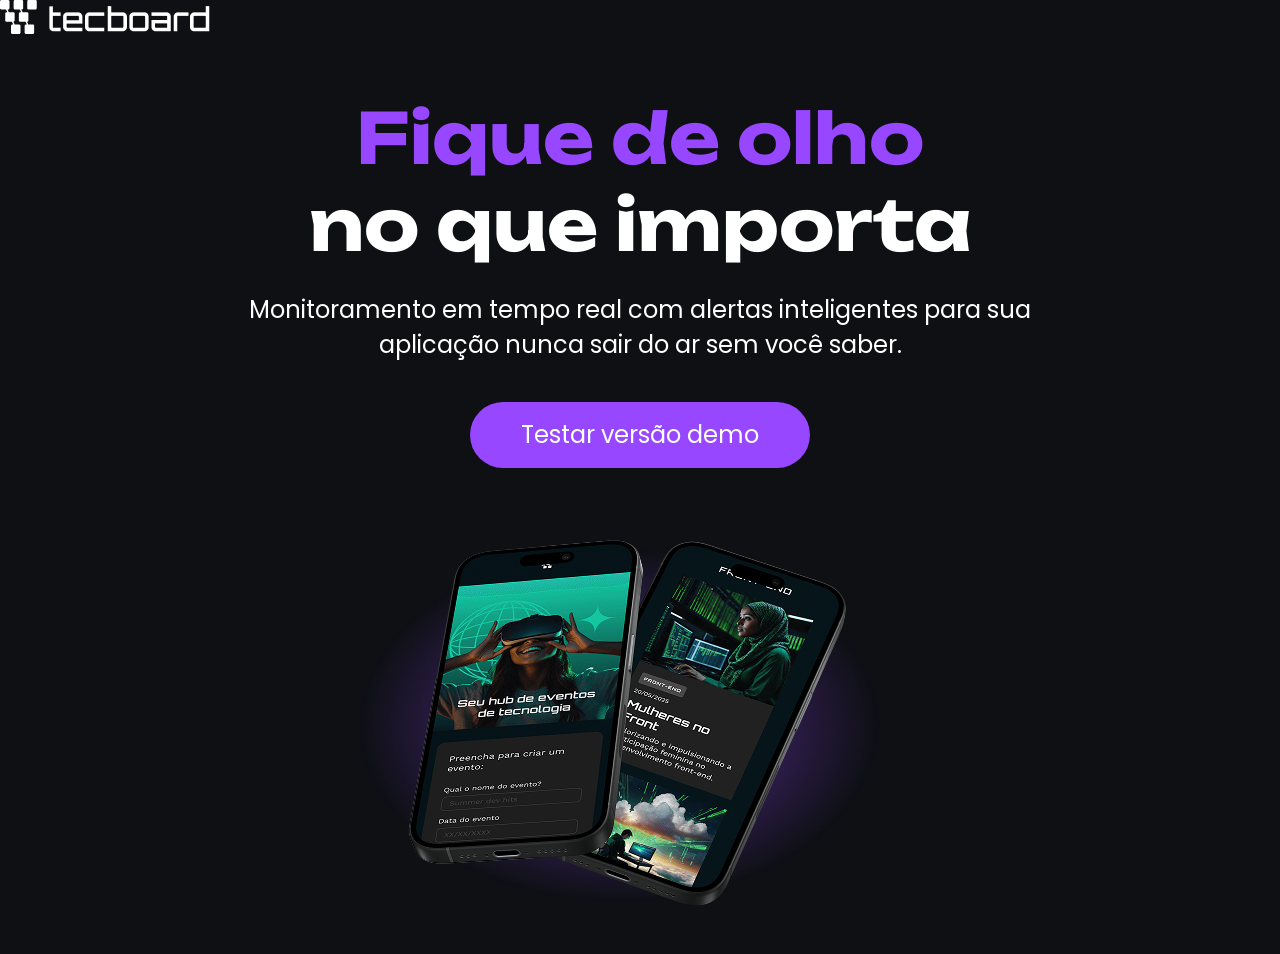
<file: Curso-alura/01-HTML-CSS-Ambiente-Estrutura-Estilo/tecboard/index.html>
<!DOCTYPE html>
<html lang="pt-br">
<head>
    <meta charset="UTF-8">
    <meta name="viewport" content="width=device-width, initial-scale=1.0">
    <link rel="icon" href="favicon-tecboard-roxo.svg" type="image/svg+xml">
    <link rel="stylesheet" href="css/style.css">

    <title>Tecboard</title>
</head>
<body>
    <header>
        <img src="img/logo-tecboard-branco.png" alt="logo-tecboard-branco">
    </header>

    <main>
        <section>
            <h1><strong>Fique de olho</strong> <br> no que importa</h1>
            <p>Monitoramento em tempo real com alertas inteligentes para sua aplicação nunca sair do ar sem você saber.</p>
            <a href="#">Testar versão demo</a>
            <img src="img/celulares-sobreposto-desktop.png" alt="dois celulares pretos, sobrepostos com uma sobra roxasob eles.">
        </section>
    </main>
    
</body>
</html>
</file>
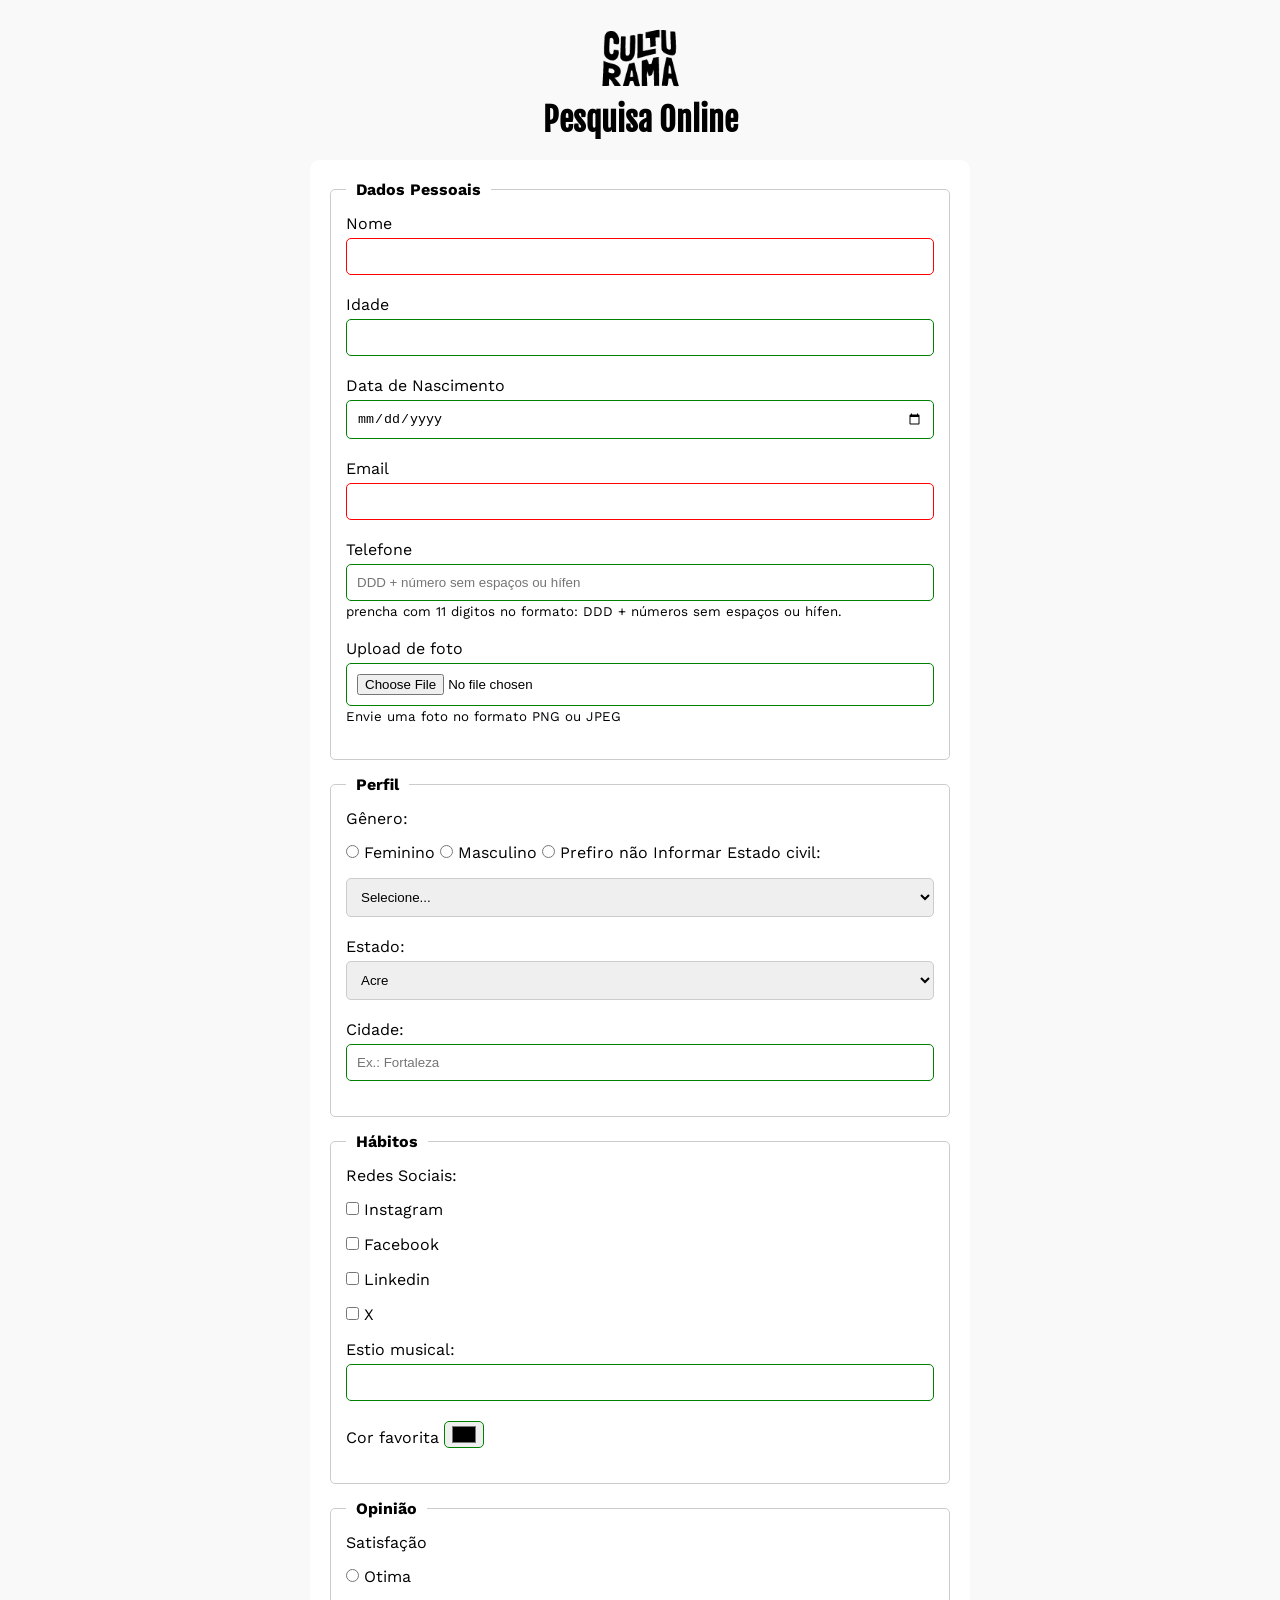
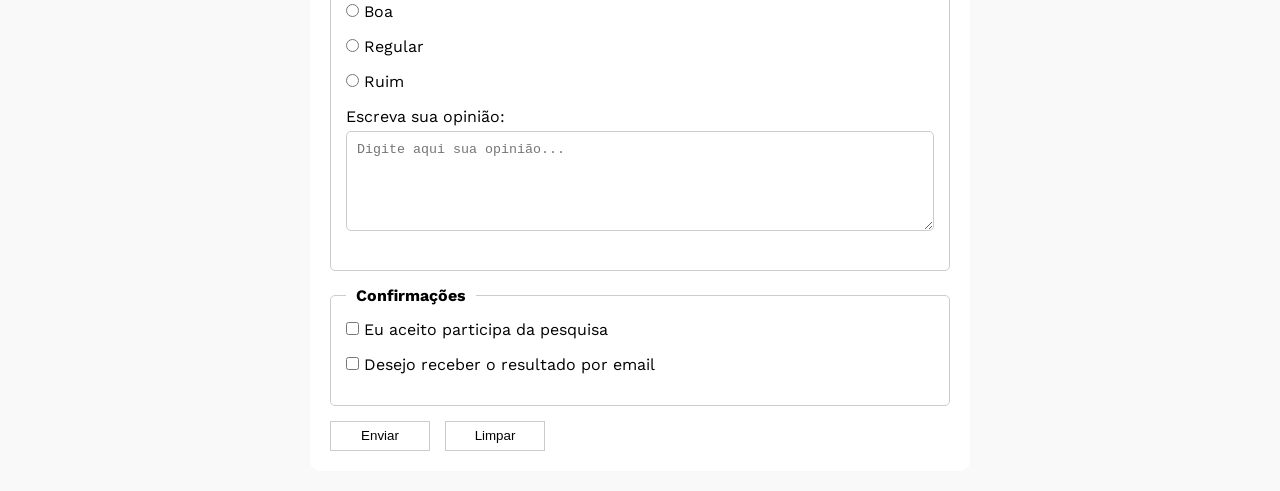
<file: Curso-alura/02-Formularios_SEO_Acessibilidade/pesquisa-culturama/index.html>
<!doctype html>
<html lang="pt-br">
  <head>
    <meta charset="UTF-8" />
    <meta name="viewport" content="width=device-width, initial-scale=1.0" />
    <title>Pesquisa Culturama</title>
    <link rel="icon" href="culturama-favico.png" />
    <link rel="stylesheet" href="css/style.css" />
    <link rel="preconnect" href="https://fonts.googleapis.com" />
    <link rel="preconnect" href="https://fonts.gstatic.com" crossorigin />
    <link
      href="https://fonts.googleapis.com/css2?family=Fjalla+One&family=Work+Sans&display=swap"
      rel="stylesheet"
    />
  </head>
  <body>
    <header>
      <img src="img/logo-culturama.png" alt="Logo culturama" />
      <h1>Pesquisa Online</h1>
    </header>
    <section>
      <form action="sucesso.html" method="get">
        <fieldset>
          <legend>Dados Pessoais</legend>
          <label for="name">Nome</label>
          <input id="name" type="text" name="userName" required />

          <label for="age">Idade</label>
          <input id="age" type="number" name="useAge" min="12" max="100" />
          <br />
          <label for="birthDate">Data de Nascimento</label>
          <input id="birthDate" type="date" name="userBirthDate" />
          <br />
          <label for="email">Email</label>
          <input id="email" type="email" name="useEmail" required />
          <br />
          <label for="phone">Telefone</label>
          <input
            id="phone"
            type="tel"
            name="userPhoneNumber"
            pattern="[0-9] {11}"
            placeholder="DDD + número sem espaços ou hífen"
            aria-describedby="phoneHelp"
          />
          <small id="phoneHelp"
            >prencha com 11 digitos no formato: DDD + números sem espaços ou
            hífen.</small
          >
          <br />
          <label for="image">Upload de foto</label>
          <input id="image" type="file" accept="image/*" name="userImage" aria-describedby="imageHelp"/>
          <small id="imageHelp">Envie uma foto no formato PNG ou JPEG</small>
        </fieldset>

        <fieldset>
          <legend>Perfil</legend>

          <p>Gênero:</p>

          <input id="fem" type="radio" name="userGender" value="Feminino" />
          <label for="fem">Feminino</label>

          <input id="masc" type="radio" name="userGender" value="Masculino" />
          <label for="masc">Masculino</label>

          <input
            id="notInformed"
            type="radio"
            name="userGender"
            value="notInformed"
          />
          <label for="notInformed">Prefiro não Informar</label>

          <label for="maritalStatus">Estado civil:</label>
          <select id="maritalStatus" name="userMaritalStatus">
            <option value="notInformed">Selecione...</option>
            <option value="casado">Casado</option>
            <option value="solteiro">Solteiro</option>
            <option value="divorciado">Divorciado</option>
            <option value="casado">União Estável</option>
          </select>

          <label for="State">Estado:</label>
          <select id="State" name="userState" required>
            <option value="acre">Acre</option>
            <option value="alagoas">Alagoas</option>
            <option value="amapa">Amapá</option>
            <option value="amazonas">Amazonas</option>
            <option value="bahia">Bahia</option>
            <option value="ceara">Ceará</option>
            <option value="distritoFederal">Distrito Federal</option>
            <option value="espiritoSanto">Espirito Santo</option>
            <option value="goias">Goiás</option>
            <option value="maranhao">Maranhão</option>
            <option value="matoGrossoDoSul">Mato Grosso do Sul</option>
            <option value="matoGrosso">Mato Grosso</option>
            <option value="minasGerais">Minas Gerais</option>
            <option value="para">Pará</option>
            <option value="paraiba">Paraíba</option>
            <option value="parana">Paraná</option>
            <option value="pernambuco">Pernambuco</option>
            <option value="piaui">Piauí</option>
            <option value="rioDeJaneiro">Rio de Janeiro</option>
            <option value="rioGrandeDoNorte">Rio Grande do Norte</option>
            <option value="rioGrandeDoSul">Rio Grande do Sul</option>
            <option value="rondonia">Rondônia</option>
            <option value="roraima">Roraima</option>
            <option value="santaCatarina">Santa Catarina</option>
            <option value="saoPaulo">São Paulo</option>
            <option value="sergipe">Sergipe</option>
            <option value="tocantins">Tocantins</option>
          </select>

          <label for="City">Cidade:</label>
          <input
            type="text"
            id="City"
            name="userCity"
            autocomplete="address-level2"
            placeholder="Ex.: Fortaleza"
          />
        </fieldset>

        <fieldset>
          <legend>Hábitos</legend>

          <p>Redes Sociais:</p>
          <input
            id="instagram"
            type="checkbox"
            name="social"
            value="userInstagram"
          />
          <label for="instagram">Instagram</label>
          <br />

          <input
            id="facebook"
            type="checkbox"
            name="social"
            value="userFacebook"
          />
          <label for="facebook">Facebook</label>
          <br />
          <input
            id="linkedin"
            type="checkbox"
            name="social"
            value="userLinkedin"
          />
          <label for="linkedin">Linkedin</label>
          <br />
          <input id="X" type="checkbox" name="social" value="userX" />
          <label for="X">X</label>
          <br />

          <label for="musicStyle">Estio musical:</label>
          <input
            list="styleTypes"
            id="musicStyle"
            name="userMusicStyle"
            type="text"
          />
          <datalist id="styleTypes">
            <option value="rock"></option>
            <option value="pop"></option>
            <option value="samba"></option>
            <option value="sertanejo"></option>
          </datalist>
          <br />

          <label for="favoriteColor">Cor favorita</label>
          <input type="color" name="userFavorriteColor" id="favoriteColor" />
        </fieldset>

        <fieldset>
          <legend>Opinião</legend>
          <p>Satisfação</p>
          <input
            id="otima"
            type="radio"
            name="userSatisfaction"
            value="Otima"
          />
          <label for="otima">Otima</label>
          <br />

          <input id="boa" type="radio" name="userSatisfaction" value="Boa" />
          <label for="boa">Boa</label>
          <br />

          <input
            id="regular"
            type="radio"
            name="userSatisfaction"
            value="regular"
          />
          <label for="regular">Regular</label>
          <br />

          <input id="ruim" type="radio" name="userSatisfaction" value="ruim" />
          <label for="ruim">Ruim</label>
          <br />

          <label for="comment">Escreva sua opinião:</label>
          <textarea
            id="comment"
            name="userComment"
            placeholder="Digite aqui sua opinião..."
          ></textarea>
        </fieldset>
        <fieldset>
          <legend>Confirmações</legend>

          <input
            type="checkbox"
            name="userLgpd"
            id="userLgpdTerm"
            value="confirmed"
            required
          />
          <label for="userLgpdTerm">Eu aceito participa da pesquisa</label
          ><br />

          <input
            type="checkbox"
            name="userGetResult"
            id="getResult"
            value="accepted"
          />
          <label for="userLgpdTerm">Desejo receber o resultado por email</label
          ><br />
        </fieldset>

        <button type="submit">Enviar</button>
        <button type="reset" aria-label="Limpar dados do formulário">
          Limpar
        </button>
      </form>
    </section>
  </body>
</html>
</file>
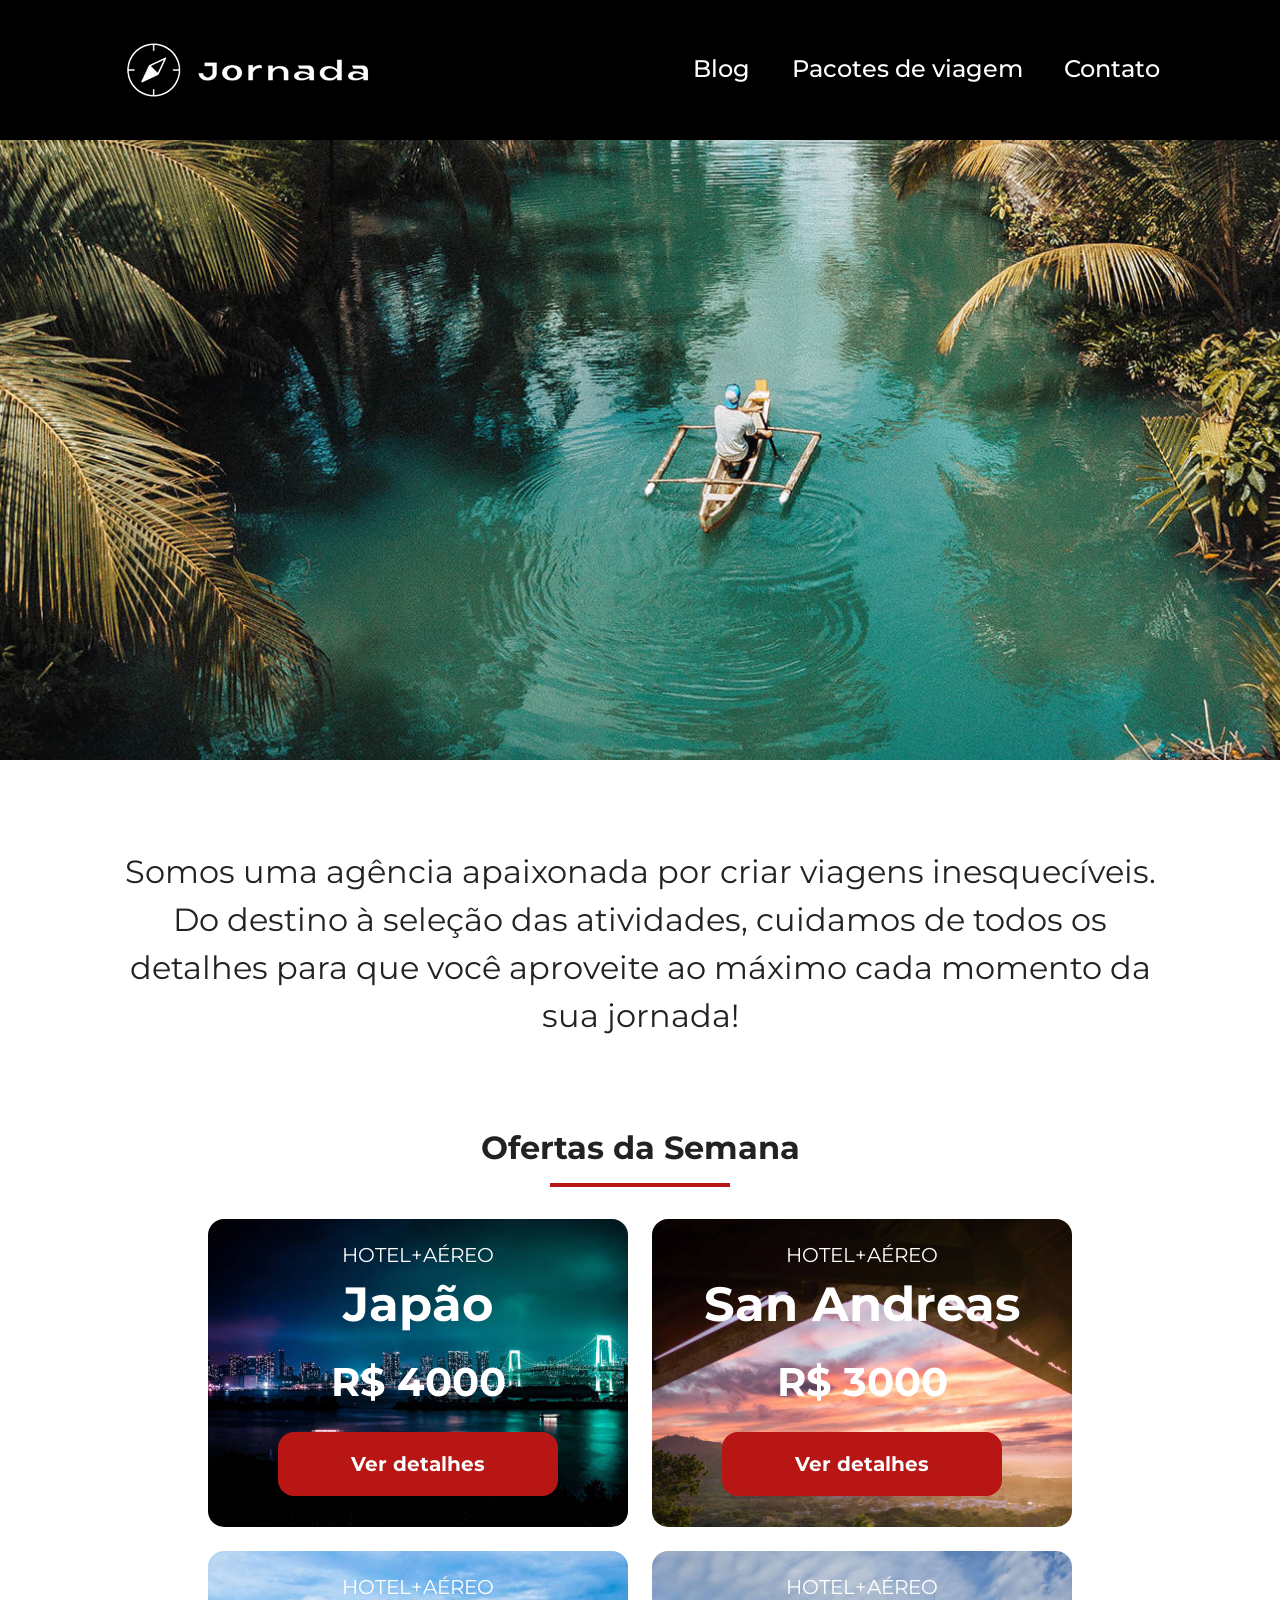
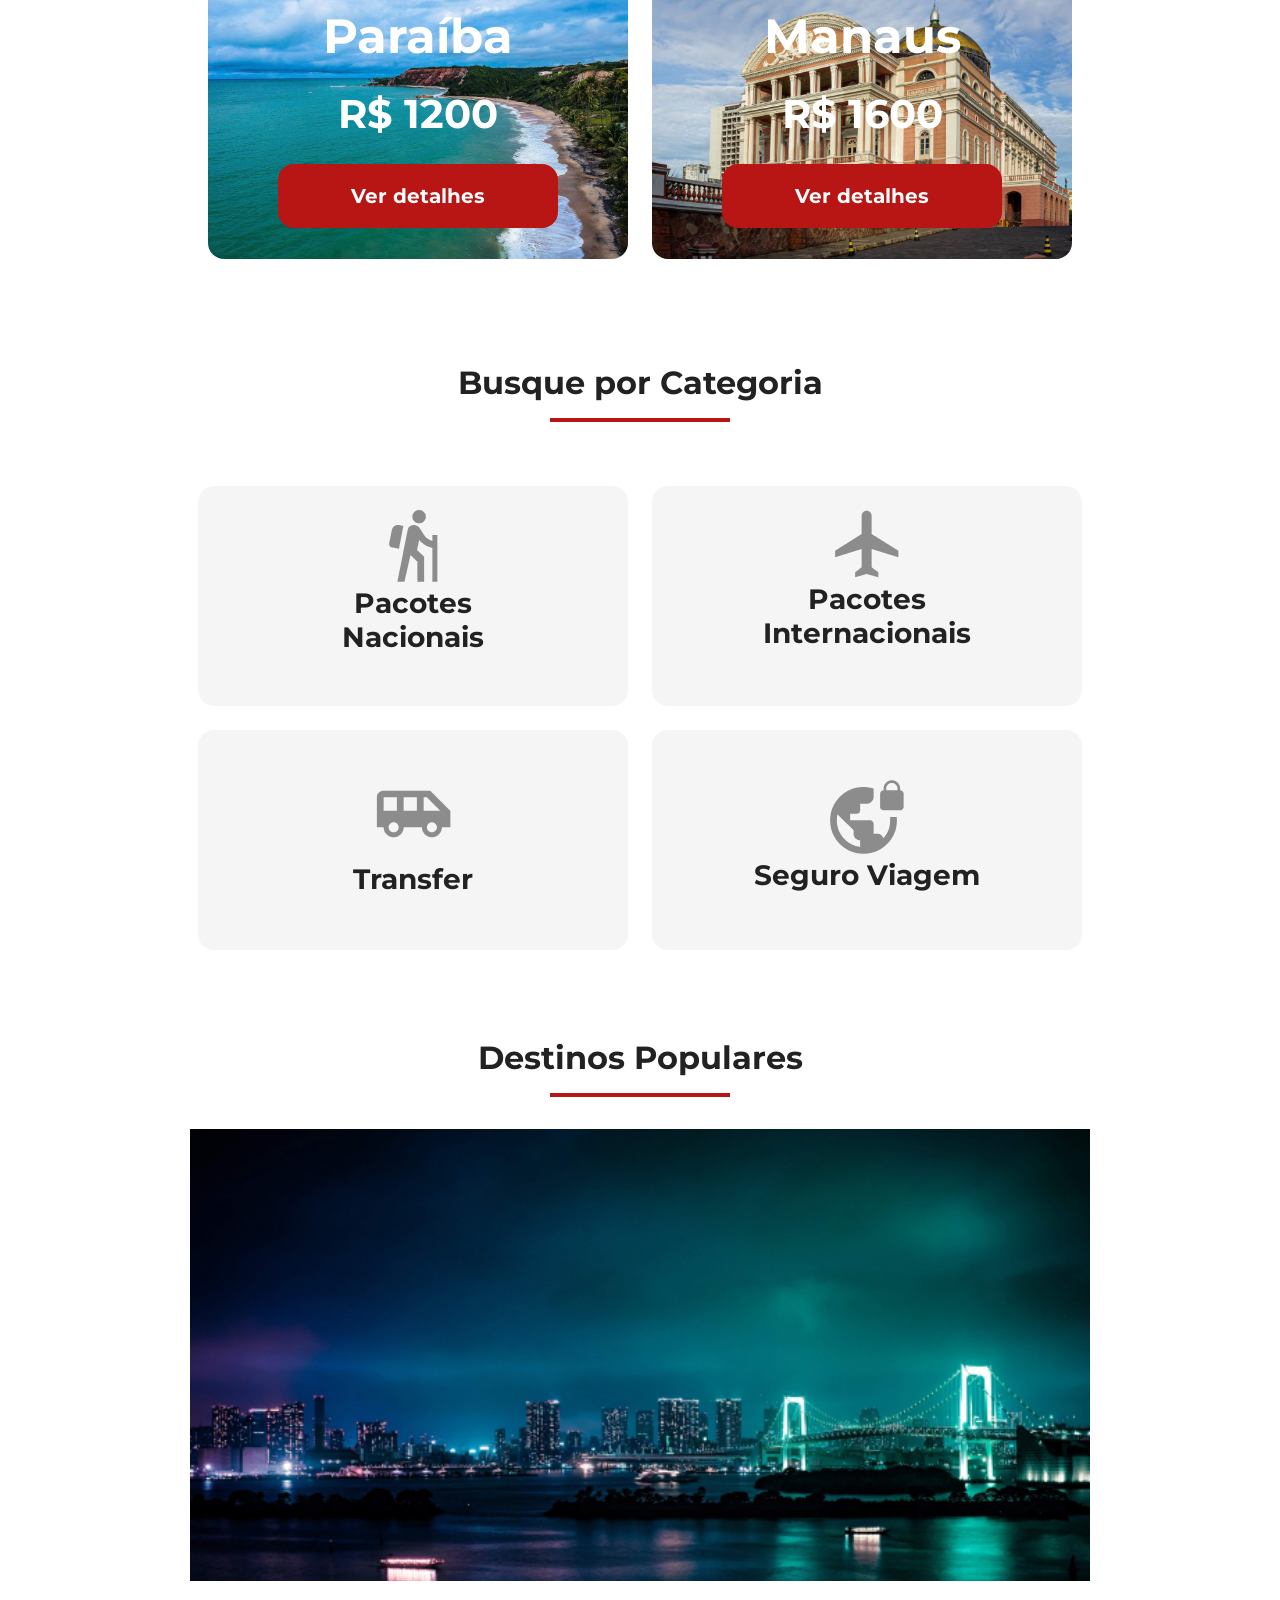
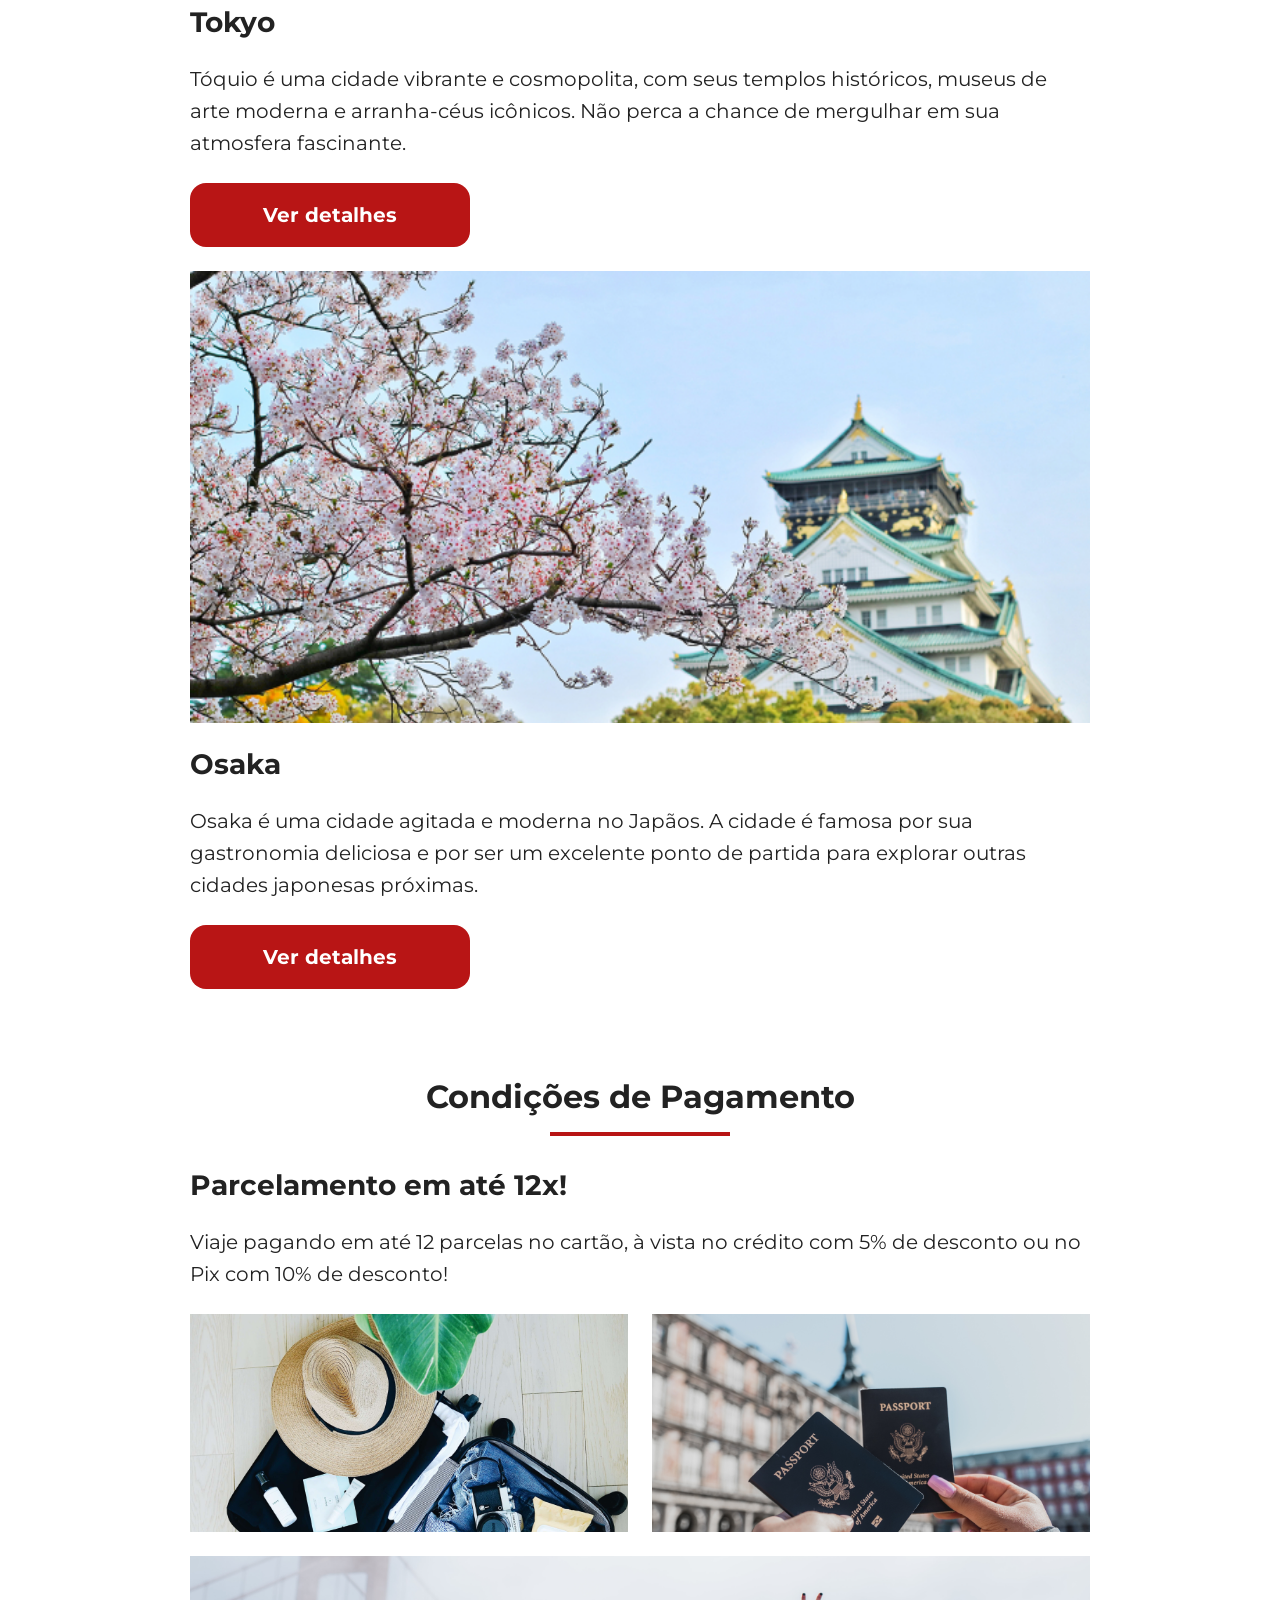
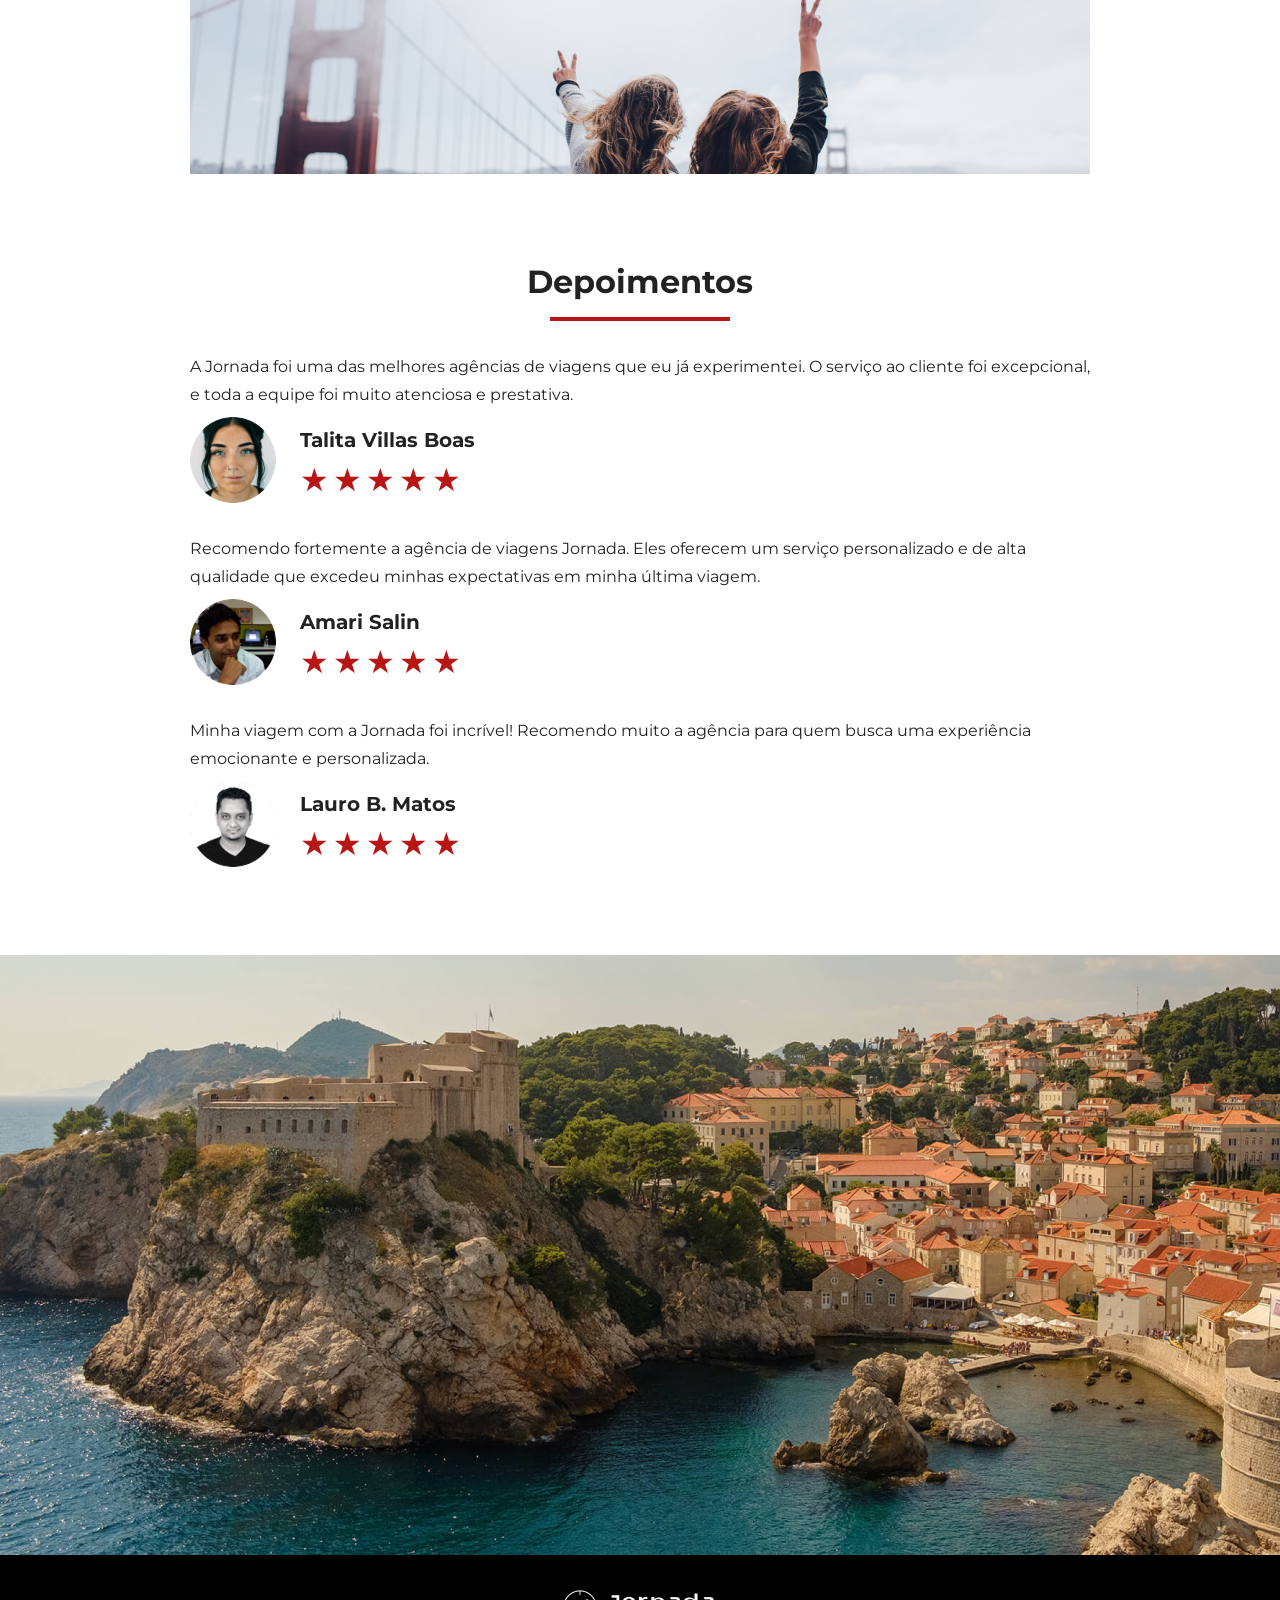
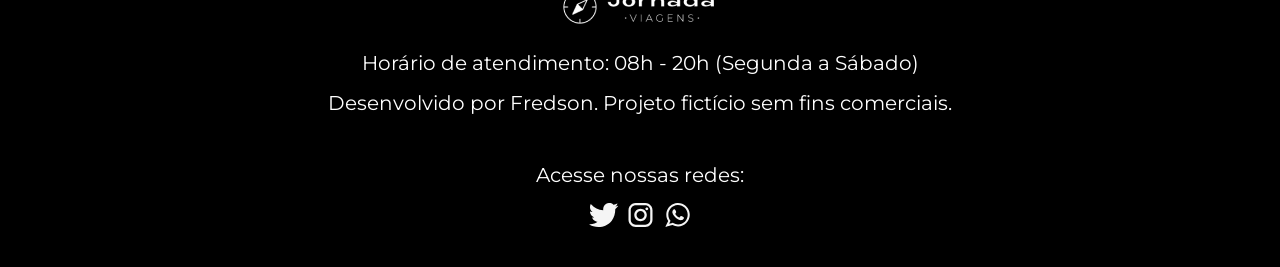
<file: Curso-alura/03-Responsividade-em-Layouts/jornada-viagens/index.html>
<!doctype html>
<html lang="pt-BR">
  <head>
    <meta charset="UTF-8" />
    <meta name="viewport" content="width=device-width, initial-scale=1.0" />
    <meta
      name="description"
      content="Jornada Viagens,uma agência apaixonada por criar viagens inesquecíveis"
    />

    <meta name="og:title" content="Jornada Viagens" />
    <meta
      name="og:description"
      content="Jornada Viagens,uma agência apaixonada por criar viagens inesquecíveis"
    />

    <link rel="icon" href="favico.svg" type="xml/svg" />
    <link rel="stylesheet" href="./css/style.css" />

    <title>Jornada Viagens</title>
  </head>
  <body>
    <header class="main-header">
      <a class="logo" href="index.html" title="voltar para a página inicial">
        <img
          class="img-mobile"
          src="img/bussola-jornada-branco.png"
          alt="Bussola do logo Jornada Viagens na cor branca"
        />
        <img
          class="img-desktop"
          src="img/bussola-texto-jornada-branco.png"
          alt="Logo Jornada Viagens na cor branca"
        />
      </a>
      <div class="navigation-menu">
        <label for="menu">
          <img src="img/menu.png" alt="menu" />
        </label>
        <input type="checkbox" id="menu" hidden />
        <nav>
          <ul class="list-links">
            <li>
              <a href="blog.html" target="_blank" title="Acessar Blog">Blog</a>
            </li>
            <li>
              <a
                href="pacotes-de-viagens.html"
                target="_blank"
                title="Acessar Pacotes de viagem"
                >Pacotes de viagem</a
              >
            </li>
            <li>
              <a href="contato.html" target="_blank" title="Acessar Contato"
                >Contato</a
              >
            </li>
          </ul>
        </nav>
      </div>
    </header>
    <section class="hero">
      <div class="hero-img"></div>
      <h2>
        Somos uma agência apaixonada por criar viagens inesquecíveis. Do destino
        à seleção das atividades, cuidamos de todos os detalhes para que você
        aproveite ao máximo cada momento da sua jornada!
      </h2>
    </section>
    <section class="offers">
      <div class="section-title">
        <h2>Ofertas da Semana</h2>
        <hr />
      </div>
      <div class="offers-cards">
        <article class="card japao">
          <header>
            <p>HOTEL+AÉREO</p>
            <h3>
              Japão <br />
              <span>R$ 4000</span>
            </h3>
          </header>
          <footer>
            <a href="#" class="button">Ver detalhes</a>
          </footer>
        </article>
        <article class="card san-andreas">
          <header>
            <p>HOTEL+AÉREO</p>
            <h3>
              San Andreas <br />
              <span>R$ 3000</span>
            </h3>
          </header>
          <footer>
            <a href="#" class="button">Ver detalhes</a>
          </footer>
        </article>
        <article class="card paraiba">
          <header>
            <p>HOTEL+AÉREO</p>
            <h3>
              Paraíba <br />
              <span>R$ 1200</span>
            </h3>
          </header>
          <footer>
            <a href="#" class="button">Ver detalhes</a>
          </footer>
        </article>
        <article class="card manaus">
          <header>
            <p>HOTEL+AÉREO</p>
            <h3>
              Manaus <br />
              <span>R$ 1600</span>
            </h3>
          </header>
          <footer>
            <a href="#" class="button">Ver detalhes</a>
          </footer>
        </article>
      </div>
    </section>
    <section class="categories">
      <div class="section-title">
        <h2>Busque por Categoria</h2>
        <hr />
      </div>
      <div class="categories-cards">
        <a
          class="card"
          href="#"
          target="_blank"
          title="Busque pela categoria Pacotes Nacionais"
        >
          <img
            src="img/icone-caminhada.png"
            alt="ícone cinza representando uma pessoa fazendo tracking"
          />
          <h3 class="content-title">
            Pacotes<br />
            Nacionais
          </h3>
        </a>

        <a
          class="card"
          href="#"
          target="_blank"
          title="Busque pela categoria Pacotes Internacionais"
        >
          <img
            src="img/icone-aviao.png"
            alt="ícone cinza representando um avião"
          />
          <h3 class="content-title">
            Pacotes <br />
            Internacionais
          </h3>
        </a>
        <a
          class="card single-line transfer"
          href="#"
          target="_blank"
          title="Busque pela categoria Transfer"
        >
          <img
            src="img/icone-onibus.png"
            alt="ícone cinza representando um ônibus"
          />
          <h3 class="content-title">Transfer</h3>
        </a>
        <a
          class="card single-line"
          href="#"
          target="_blank"
          title="Busque pela categoria Seguro Viagem"
        >
          <img
            src="img/icone-planeta.png"
            alt="ícone cinza representando o planeta terra com um cadeado"
          />
          <h3 class="content-title">Seguro Viagem</h3>
        </a>
      </div>
    </section>
    <section class="destinations">
      <div class="section-title">
        <h2>Destinos Populares</h2>
        <hr />
      </div>
      <div class="destination-items">
        <article class="item tokyo">
          <header>
            <div class="img-item"></div>
            <h3 class="content-title">Tokyo</h3>
          </header>
          <p class="content-text">
            Tóquio é uma cidade vibrante e cosmopolita, com seus templos
            históricos, museus de arte moderna e arranha-céus icônicos. Não
            perca a chance de mergulhar em sua atmosfera fascinante.
          </p>
          <footer>
            <a
              href="#"
              class="button"
              target="_blank"
              title="Veja mais detalhes do destino Tokyo"
              >Ver detalhes</a
            >
          </footer>
        </article>
        <article class="item osaka">
          <header>
            <div class="img-item"></div>
            <h3 class="content-title">Osaka</h3>
          </header>
          <p class="content-text">
            Osaka é uma cidade agitada e moderna no Japãos. A cidade é famosa
            por sua gastronomia deliciosa e por ser um excelente ponto de
            partida para explorar outras cidades japonesas próximas.
          </p>
          <footer>
            <a
              href="#"
              class="button"
              target="_blank"
              title="Veja mais detalhes do destino Osaka"
              >Ver detalhes</a
            >
          </footer>
        </article>
      </div>
    </section>
    <section class="payments">
      <div class="section-title">
        <h2>Condições de Pagamento</h2>
        <hr />
      </div>
      <div class="content-container">
        <div class="text-content">
          <h3 class="content-title">Parcelamento em até 12x!</h3>
          <p class="content-text">
            Viaje pagando em até 12 parcelas no cartão, à vista no crédito com
            5% de desconto ou no Pix com 10% de desconto!
          </p>
        </div>
        <div class="image-gallery">
          <div class="image first"></div>
          <div class="image second"></div>
          <div class="image thirdy colspan-2"></div>
        </div>
      </div>
    </section>
    <section class="testimonials">
      <div class="section-title">
        <h2>Depoimentos</h2>
        <hr />
      </div>
      <div class="testimonial-container">
        <article>
          <header>
            <p>
              A Jornada foi uma das melhores agências de viagens que eu já
              experimentei. O serviço ao cliente foi excepcional, e toda a
              equipe foi muito atenciosa e prestativa.
            </p>
          </header>
          <footer>
            <img
              src="img/avatar-talita.png"
              alt="imagem de perfil da cliente Talita Villas Boas"
            />
            <div class="profile-content">
              <h3>Talita Villas Boas</h3>
              <div class="rating">
                <span class="star">★</span>
                <span class="star">★</span>
                <span class="star">★</span>
                <span class="star">★</span>
                <span class="star">★</span>
              </div>
            </div>
          </footer>
        </article>
        <article>
          <header>
            <p>
              Recomendo fortemente a agência de viagens Jornada. Eles oferecem
              um serviço personalizado e de alta qualidade que excedeu minhas
              expectativas em minha última viagem.
            </p>
          </header>
          <footer>
            <img
              src="img/avatar-amari.png"
              alt="imagem de perfil do cliente Amari Salin"
            />
            <div class="profile-content">
              <h3>Amari Salin</h3>
              <div class="rating">
                <span class="star">★</span>
                <span class="star">★</span>
                <span class="star">★</span>
                <span class="star">★</span>
                <span class="star">★</span>
              </div>
            </div>
          </footer>
        </article>
        <article>
          <header>
            <p>
              Minha viagem com a Jornada foi incrível! Recomendo muito a agência
              para quem busca uma experiência emocionante e personalizada.
            </p>
          </header>
          <footer>
            <img
              src="img/avatar-lauro.png"
              alt="imagem de perfil do cliente Lauro B. Matos"
            />
            <div class="profile-content">
              <h3>Lauro B. Matos</h3>
              <div class="rating">
                <span class="star">★</span>
                <span class="star">★</span>
                <span class="star">★</span>
                <span class="star">★</span>
                <span class="star">★</span>
              </div>
            </div>
          </footer>
        </article>
      </div>
    </section>
    <section class="bottom-hero">
      <div class="hero-img"></div>
    </section>
    <footer class="main-footer">
      <div class="footer-content">
        <img src="img/logo-footer.png" alt="logo completo Jornada Viagens" />
        <p>Horário de atendimento: 08h - 20h (Segunda a Sábado)</p>
        <p>Desenvolvido por Fredson. Projeto fictício sem fins comerciais.</p>
      </div>
      <div class="footer-social">
        <p>Acesse nossas redes:</p>

        <a href="#" target="_blank" title="Acesse o Twitter do Jornada Viagens"
          ><img
            src="img/icone-twitter.svg"
            alt="icone do Twitter na cor branca"
        /></a>

        <a
          href="#"
          target="_blank"
          title="Acesse o Instagram do Jornada Viagens"
          ><img
            src="img/icone-instagram.svg"
            alt="icone do Instagram na cor branca"
        /></a>

        <a href="#" target="_blank" title="Entre em contato através do whatsapp"
          ><img
            src="img/icone-whatsapp.svg"
            alt="icone do whatsapp na cor branca"
        /></a>
      </div>
    </footer>
  </body>
</html>
</file>
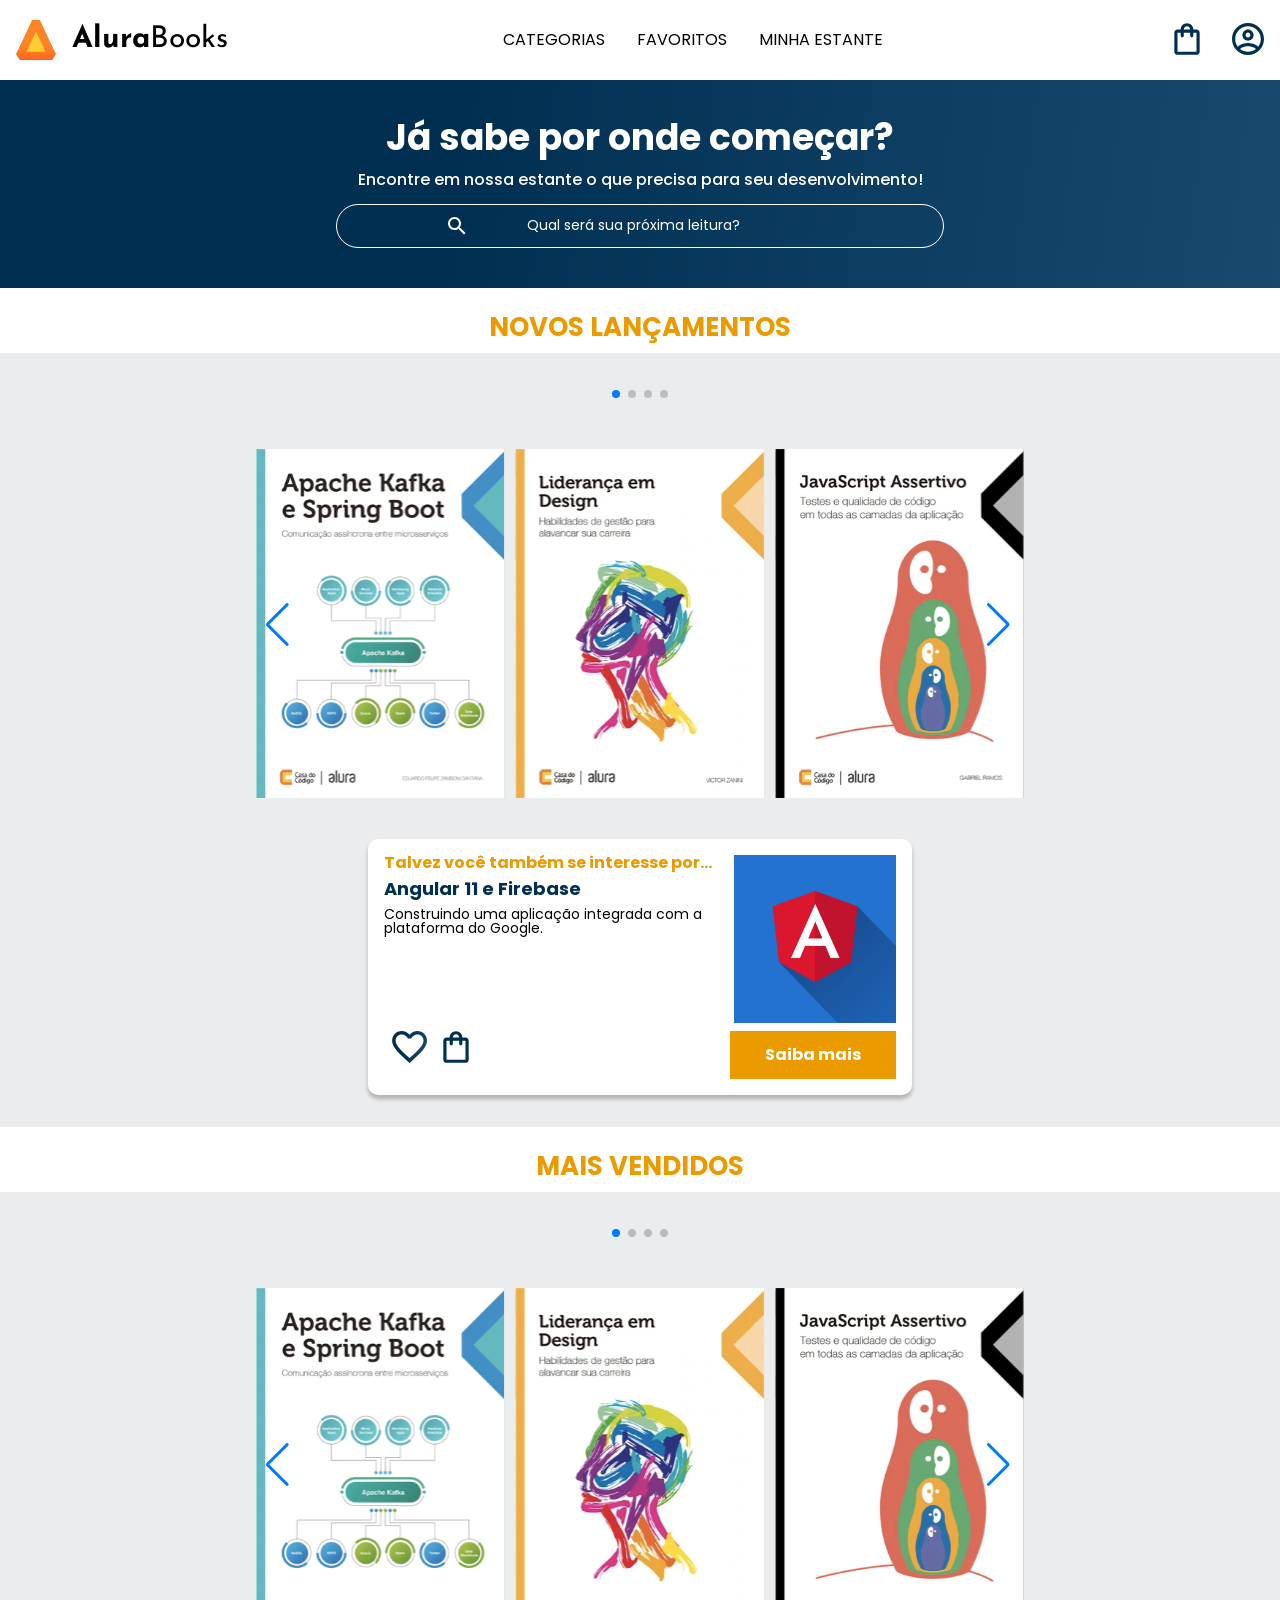
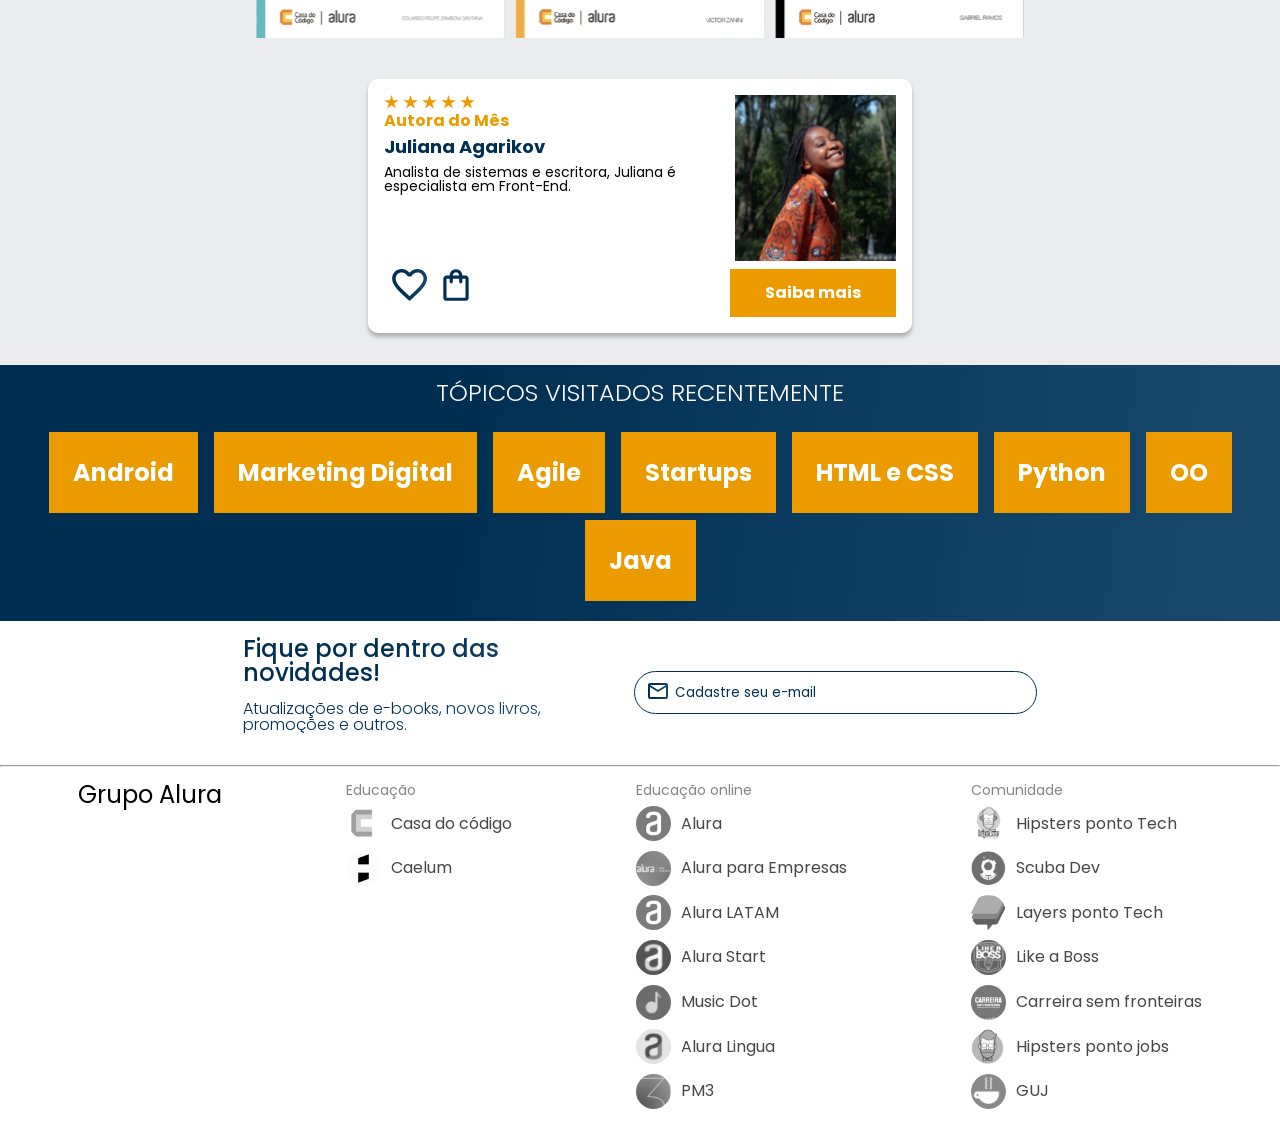
<file: Curso-alura/04-HTML-CSS-Responsividade-mobile-first/alura-books/index.html>
<!DOCTYPE html>
<html>

<head>
    <meta charset="UTF-8">
    <meta name="viewport" content="width=device-width, initial-scale=1.0">
    <title>AluraBooks</title>
    <link rel="stylesheet" href="reset.css">
    <link rel="preconnect" href="https://fonts.googleapis.com">
    <link rel="preconnect" href="https://fonts.gstatic.com" crossorigin>
    <link href="https://fonts.googleapis.com/css2?family=Poppins:wght@300;400;500;700&display=swap" rel="stylesheet">
    <link rel="stylesheet" href="https://unpkg.com/swiper@8/swiper-bundle.min.css" />
    <link href="https://fonts.googleapis.com/css2?family=Josefin+Sans:wght@400;700&display=swap" rel="stylesheet">
    <link rel="stylesheet" href="styles.css">
    <link rel="icon" href="img/Logo.svg">
</head>

<body>
    <header class="cabeçalho">
        <div class="container">
            <input type="checkbox" id="menu" class="container__botao">
            <label for="menu" class="container__rotulo">
                <span class="cabeçalho__menu-hamburguer container__imagem"></span>
            </label>
            <ul class="lista-menu">
                <li class="lista-menu__titulo">Categorias</li>
                <li class="lista-menu__item">
                    <a href="#" class="lista-menu__link">Programação</a>
                </li>
                <li class="lista-menu__item">
                    <a href="#" class="lista-menu__link">Front-end</a>
                </li>
                <li class="lista-menu__item">
                    <a href="#" class="lista-menu__link">Infraestrutura</a>
                </li>
                <li class="lista-menu__item">
                    <a href="#" class="lista-menu__link">Business</a>
                </li>
                <li class="lista-menu__item">
                    <a href="#" class="lista-menu__link">Design & UX</a>
                </li>
            </ul>
            <img src="img/Logo.svg" alt="Logo da Alurabooks" class="container__imagem">
            <h1 class="container__titulo"><b class="container__titulo--negrito">Alura</b>Books</h1>
        </div>

        <ul class="opções">
            <input type="checkbox" id="opções-menu" class="opções__botão">
            <label for="opções-menu" class="opções__rotulo">
                <li class="opções__item">Categorias</li>
            </label>

            <ul class="lista-menu">
                <li class="lista-menu__item">
                    <a href="#" class="lista-menu__link">Programação</a>
                </li>
                <li class="lista-menu__item">
                    <a href="#" class="lista-menu__link">Front-end</a>
                </li>
                <li class="lista-menu__item">
                    <a href="#" class="lista-menu__link">Infraestrutura</a>
                </li>
                <li class="lista-menu__item">
                    <a href="#" class="lista-menu__link">Business</a>
                </li>
                <li class="lista-menu__item">
                    <a href="#" class="lista-menu__link">Design & UX</a>
                </li>
            </ul>

            <li class="opções__item"><a href="#" class="opções__link">Favoritos</a></li>
            <li class="opções__item"><a href="#" class="opções__link">Minha estante</a></li>
        </ul>

        <div class="container">
            <a href="#"><img src="img/Favoritos.svg" alt="Meus favoritos"
                    class="container__imagem container__imagem-transparente"></a>
            <a href="#" class="container__link">
                <img src="img/Compras.svg" alt="Carrinhos de compras" class="container__imagem">
                <p class="container__texto">Minha sacola</p>
            </a>
            <a href="#" class="container__link">
                <img src="img/Usuario.svg" alt="Meu perfil" class="container__imagem">
                <p class="container__texto">Meu perfil</p>
            </a>
        </div>
    </header>
    <section class="banner">
        <h2 class="banner__titulo">Já sabe por onde começar?</h2>
        <p class="banner__texto">Encontre em nossa estante o que precisa para seu desenvolvimento!</p>
        <input type="search" class="banner__pesquisa" placeholder="Qual será sua próxima leitura?">
    </section>
    <section class="carrossel">
        <h2 class="carrossel__titulo">Novos lançamentos</h2>
        <div class="carrossel__container">
            <div class="swiper">
                <div class="swiper-pagination"></div>

                <div class="swiper-wrapper">
                    <div class="swiper-slide"><img src="img/ApacheKafka.svg"
                            alt="Livro sobre apache kafka e spring boot da alura books"></div>
                    <div class="swiper-slide"><img src="img/Liderança.svg"
                            alt="Livro sobre liderança em design da alura books"></div>
                    <div class="swiper-slide"><img src="img/Javascript.svg"
                            alt="Livro sobre javascript assertivo da alurabooks"></div>
                    <div class="swiper-slide"><img src="img/Guia Front-end.svg" alt="Livro Guia front end"></div>
                    <div class="swiper-slide"><img src="img/Portugol.svg" alt="Livro sobre portugol"></div>
                    <div class="swiper-slide"><img src="img/Acessibilidade.svg" alt="livro sobre acessibilidade"></div>
                </div>

                <div class="swiper-button-prev"></div>
                <div class="swiper-button-next"></div>
            </div>

            <div class="card">
                <div class="card__descrição">
                    <div class="descrição">
                        <h3 class="descrição__titulo">Talvez você também se interesse por...</h3>
                        <h2 class="descrição__titulo-livro">Angular 11 e Firebase</h2>
                        <p class="descrição__texto">Construindo uma aplicação integrada com a plataforma do Google.</p>
                    </div>
                    <img src="img/Angular.svg" class="descrição__imagem">
                </div>

                <div class="card__botões">
                    <ul class="botões">
                        <li class="botões__item"><img src="img/Favoritos.svg" alt="Favoritar livro"></li>
                        <li class="botões__item"><img src="img/Compras.svg" alt="Adicionar no carrinho de compras"></li>
                    </ul>
                    <a href="#" class="botões__ancora">Saiba mais</a>
                </div>
            </div>
        </div>
    </section>

    <section class="carrossel">
        <h2 class="carrossel__titulo">Mais vendidos</h2>
        <div class="carrossel__container">
            <div class="swiper">
                <div class="swiper-pagination"></div>

                <div class="swiper-wrapper">
                    <div class="swiper-slide"><img src="img/ApacheKafka.svg"
                            alt="Livro sobre apache kafka e spring boot da alura books"></div>
                    <div class="swiper-slide"><img src="img/Liderança.svg"
                            alt="Livro sobre liderança em design da alura books"></div>
                    <div class="swiper-slide"><img src="img/Javascript.svg"
                            alt="Livro sobre javascript assertivo da alurabooks"></div>
                    <div class="swiper-slide"><img src="img/Guia Front-end.svg" alt="Livro Guia front end"></div>
                    <div class="swiper-slide"><img src="img/Portugol.svg" alt="Livro sobre portugol"></div>
                    <div class="swiper-slide"><img src="img/Acessibilidade.svg" alt="livro sobre acessibilidade"></div>
                </div>

                <div class="swiper-button-prev"></div>
                <div class="swiper-button-next"></div>
            </div>

            <div class="card">
                <div class="card__descrição">
                    <div class="descrição">
                        <img src="img/Estrelinhas.svg" alt="Avaliação 5 estrelas">
                        <h3 class="descrição__titulo">Autora do Mês</h3>
                        <h2 class="descrição__titulo-livro">Juliana Agarikov</h2>
                        <p class="descrição__texto">Analista de sistemas e escritora, Juliana é especialista em
                            Front-End.
                        </p>
                    </div>
                    <img src="img/Escritora.svg" class="descrição__imagem">
                </div>

                <div class="card__botões">
                    <ul class="botões">
                        <li class="botões__item"><img src="img/Favoritos.svg" alt="Favoritar livro"></li>
                        <li class="botões__item"><img src="img/Compras.svg" alt="Adicionar no carrinho de compras"></li>
                    </ul>
                    <a href="#" class="botões__ancora">Saiba mais</a>
                </div>
            </div>
        </div>
    </section>

    <section class="tópicos">
        <h2 class="tópicos__titulo">TÓPICOS VISITADOS RECENTEMENTE</h2>
        <ul class="tópicos__lista">
            <li class="tópicos__item">
                <a href="#" class="tópicos__link">Android</a>
            </li>
            <li class="tópicos__item">
                <a href="#" class="tópicos__link">Marketing Digital</a>
            </li>
            <li class="tópicos__item">
                <a href="#" class="tópicos__link">Agile</a>
            </li>
            <li class="tópicos__item">
                <a href="#" class="tópicos__link">Startups</a>
            </li>
            <li class="tópicos__item">
                <a href="#" class="tópicos__link">HTML e CSS</a>
            </li>
            <li class="tópicos__item">
                <a href="#" class="tópicos__link">Python</a>
            </li>
            <li class="tópicos__item">
                <a href="#" class="tópicos__link">OO</a>
            </li>
            <li class="tópicos__item">
                <a href="#" class="tópicos__link">Java</a>
            </li>
        </ul>
    </section>

    <section class="contato">
        <div class="contato__descrição">
            <h2 class="contato__titulo">Fique por dentro das novidades!</h2>
            <p class="contato__texto">Atualizações de e-books, novos livros, promoções e outros.</p>
        </div>
        <input type="email" placeholder="Cadastre seu e-mail" class="contato__email">
    </section>

    <hr />

    <footer class="rodapé">
        <h2 class="rodapé__titulo">Grupo Alura</h2>
        <ul class="lista-rodapé">
            <li class="lista-rodapé__titulo">Educação</li>
            <li class="lista-rodapé__item">
                <img src="img/CasaDoCodigo.svg" alt="Logo da casa do código">
                <a href="#" class="lista-rodapé__link">Casa do código</a>
            </li>
            <li class="lista-rodapé__item">
                <img src="img/Caelum.svg" alt="Logo da caelum">
                <a href="#" class="lista-rodapé__link">Caelum</a>
            </li>
        </ul>

        <ul class="lista-rodapé">
            <li class="lista-rodapé__titulo">Educação online</li>
            <li class="lista-rodapé__item">
                <img src="img/Alura.svg" alt="Logo da Alura">
                <a href="#" class="lista-rodapé__link">Alura</a>
            </li>
            <li class="lista-rodapé__item">
                <img src="img/AluraEmpresas.svg" alt="Logo da Alura para Empresas">
                <a href="#" class="lista-rodapé__link">Alura para Empresas</a>
            </li>
            <li class="lista-rodapé__item">
                <img src="img/AluraLATAM.svg" alt="Logo da Alura Latam">
                <a href="#" class="lista-rodapé__link">Alura LATAM</a>
            </li>
            <li class="lista-rodapé__item">
                <img src="img/AluraStart.svg" alt="Logo da Alura START">
                <a href="#" class="lista-rodapé__link">Alura Start</a>
            </li>
            <li class="lista-rodapé__item">
                <img src="img/MusicDot.svg" alt="Logo da Music Dot">
                <a href="#" class="lista-rodapé__link">Music Dot</a>
            </li>
            <li class="lista-rodapé__item">
                <img src="img/AluraLingua.svg" alt="Logo da Alura Lingua">
                <a href="#" class="lista-rodapé__link">Alura Lingua</a>
            </li>
            <li class="lista-rodapé__item">
                <img src="img/PM3.svg" alt="Logo da PM3">
                <a href="#" class="lista-rodapé__link">PM3</a>
            </li>
        </ul>

        <ul class="lista-rodapé">
            <li class="lista-rodapé__titulo">Comunidade</li>
            <li class="lista-rodapé__item">
                <img src="img/HipstersTech.svg" alt="Logo do Hipsters ponto Tech">
                <a href="#" class="lista-rodapé__link">Hipsters ponto Tech</a>
            </li>
            <li class="lista-rodapé__item">
                <img src="img/ScubaDev.svg" alt="Logo do Scuba Dev">
                <a href="#" class="lista-rodapé__link">Scuba Dev</a>
            </li>
            <li class="lista-rodapé__item">
                <img src="img/LayersTech.svg" alt="Logo do Layers ponto Tech">
                <a href="#" class="lista-rodapé__link">Layers ponto Tech</a>
            </li>
            <li class="lista-rodapé__item">
                <img src="img/LikeABoss.svg" alt="Logo do Like a Boss">
                <a href="#" class="lista-rodapé__link">Like a Boss</a>
            </li>
            <li class="lista-rodapé__item">
                <img src="img/CarreiraSemFronteira.svg" alt="Logo do Carreira sem fronteiras">
                <a href="#" class="lista-rodapé__link">Carreira sem fronteiras</a>
            </li>
            <li class="lista-rodapé__item">
                <img src="img/HipstersJobs.svg" alt="Logo do Hipsters ponto jobs">
                <a href="#" class="lista-rodapé__link">Hipsters ponto jobs</a>
            </li>
            <li class="lista-rodapé__item">
                <img src="img/GUJ.svg" alt="Logo do GUJ">
                <a href="#" class="lista-rodapé__link">GUJ</a>
            </li>
        </ul>
    </footer>

    <script src="https://unpkg.com/swiper@8/swiper-bundle.min.js"></script>
    <script>
        const swiper = new Swiper('.swiper', {
            spaceBetween: 10,
            slidesPerView: 3,
            pagination: {
                el: '.swiper-pagination',
                type: 'bullets',
            },
        });
    </script>
</body>

</html>
</file>
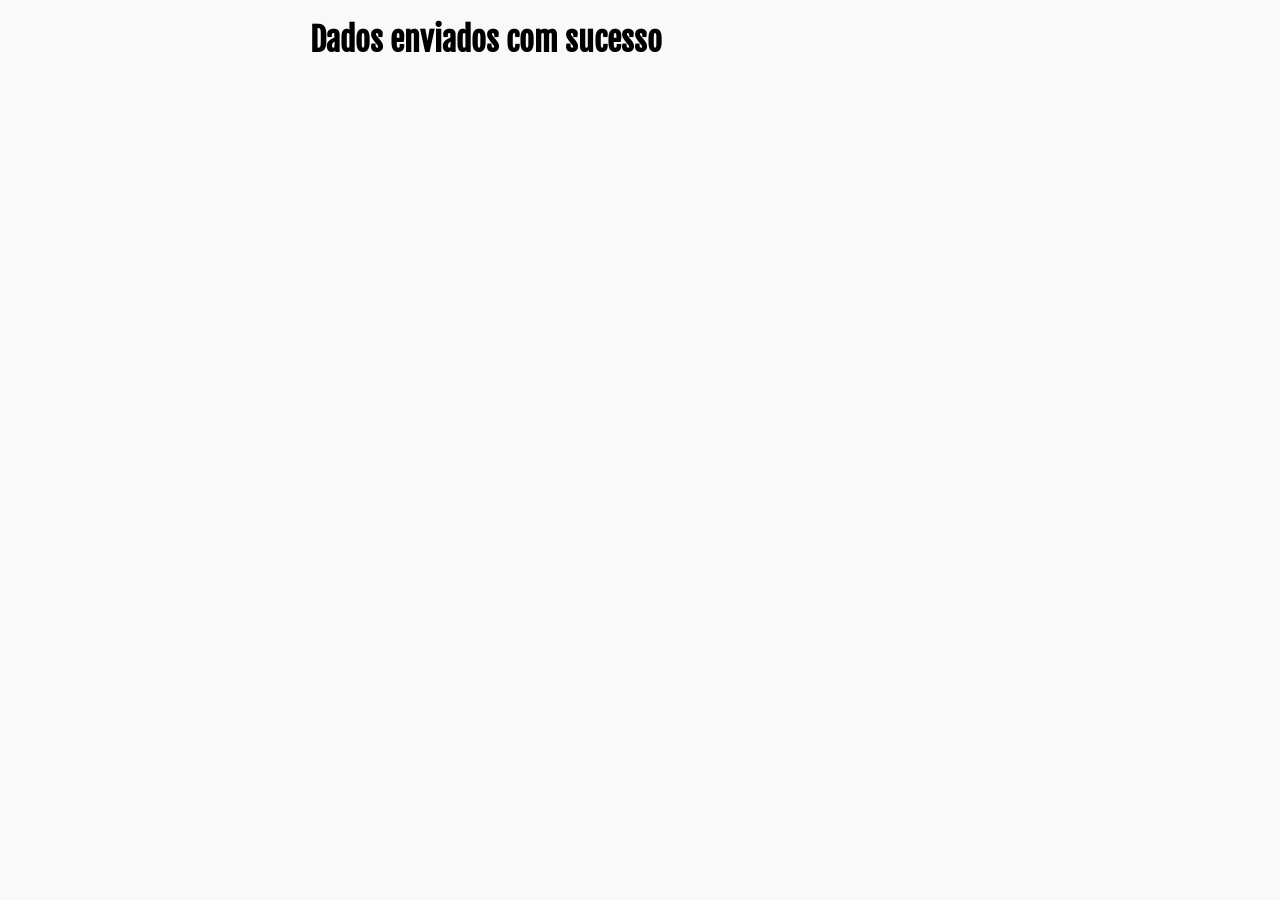
<file: Curso-alura/02-Formularios_SEO_Acessibilidade/pesquisa-culturama/sucesso.html>
<!DOCTYPE html>
<html lang="pt-br">
<head>
    <meta charset="UTF-8">
    <meta name="viewport" content="width=device-width, initial-scale=1.0">
    <link rel="icon" href="culturama-favico.png">
    <link rel="stylesheet" href="css/style.css">
    <link rel="preconnect" href="https://fonts.googleapis.com">
    <link rel="preconnect" href="https://fonts.gstatic.com" crossorigin>
    <link href="https://fonts.googleapis.com/css2?family=Fjalla+One&family=Work+Sans&display=swap" rel="stylesheet">
    <title>Pesquisa Culturama</title>
</head>
<body>
    <h1 role="alert">Dados enviados com sucesso</h1>
</body>
</html>
</file>
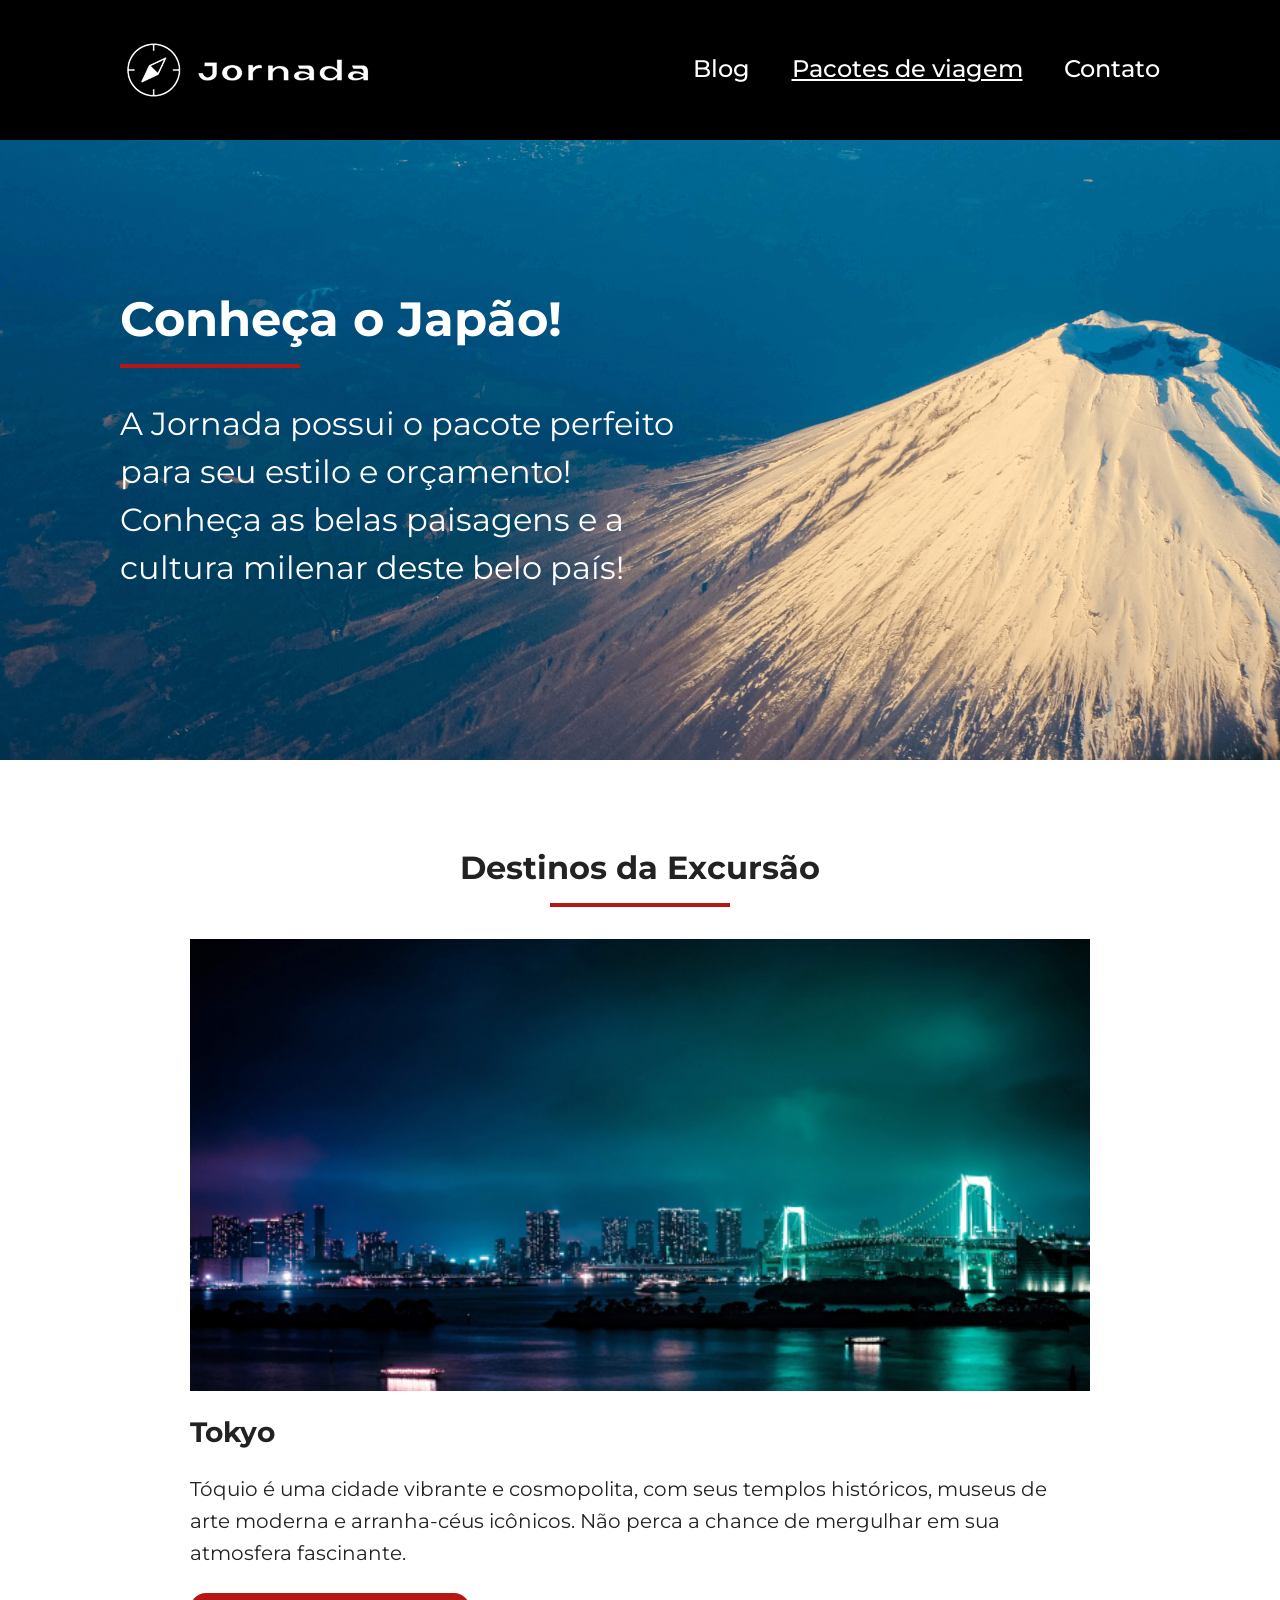
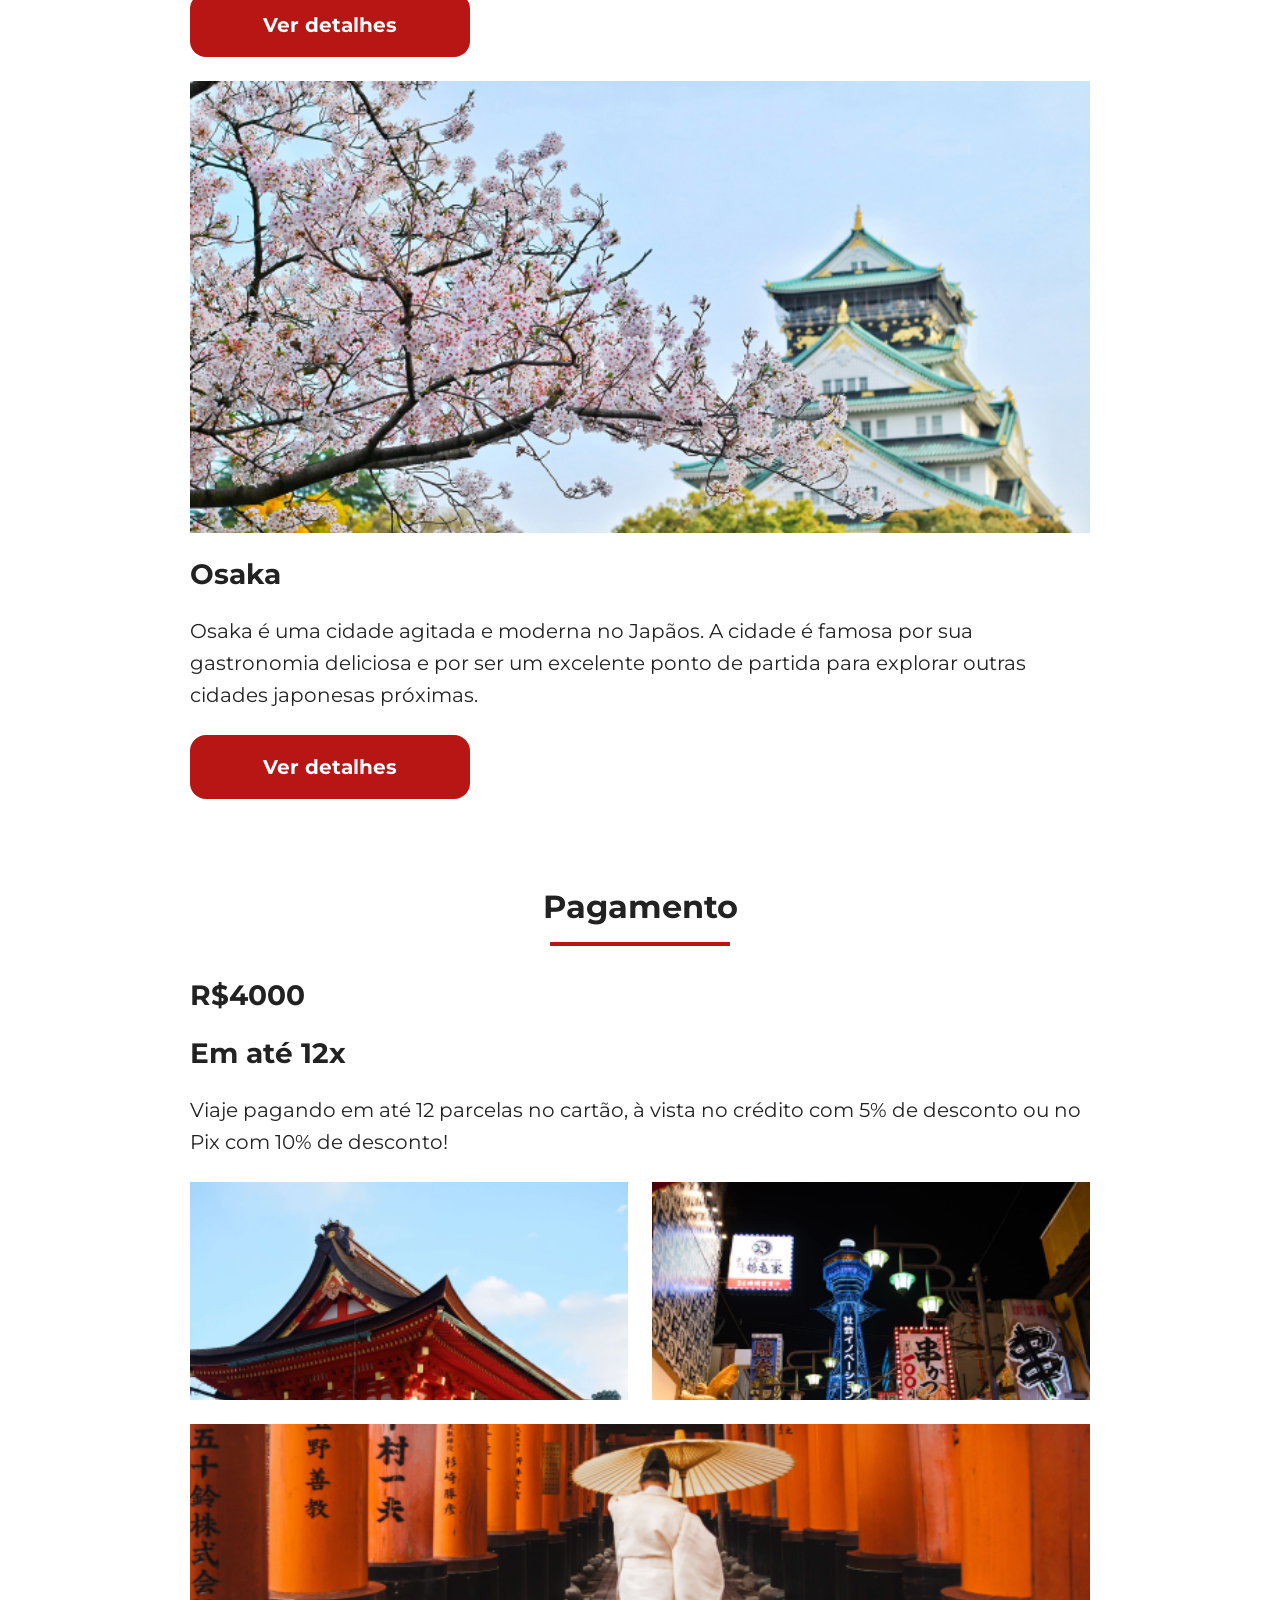
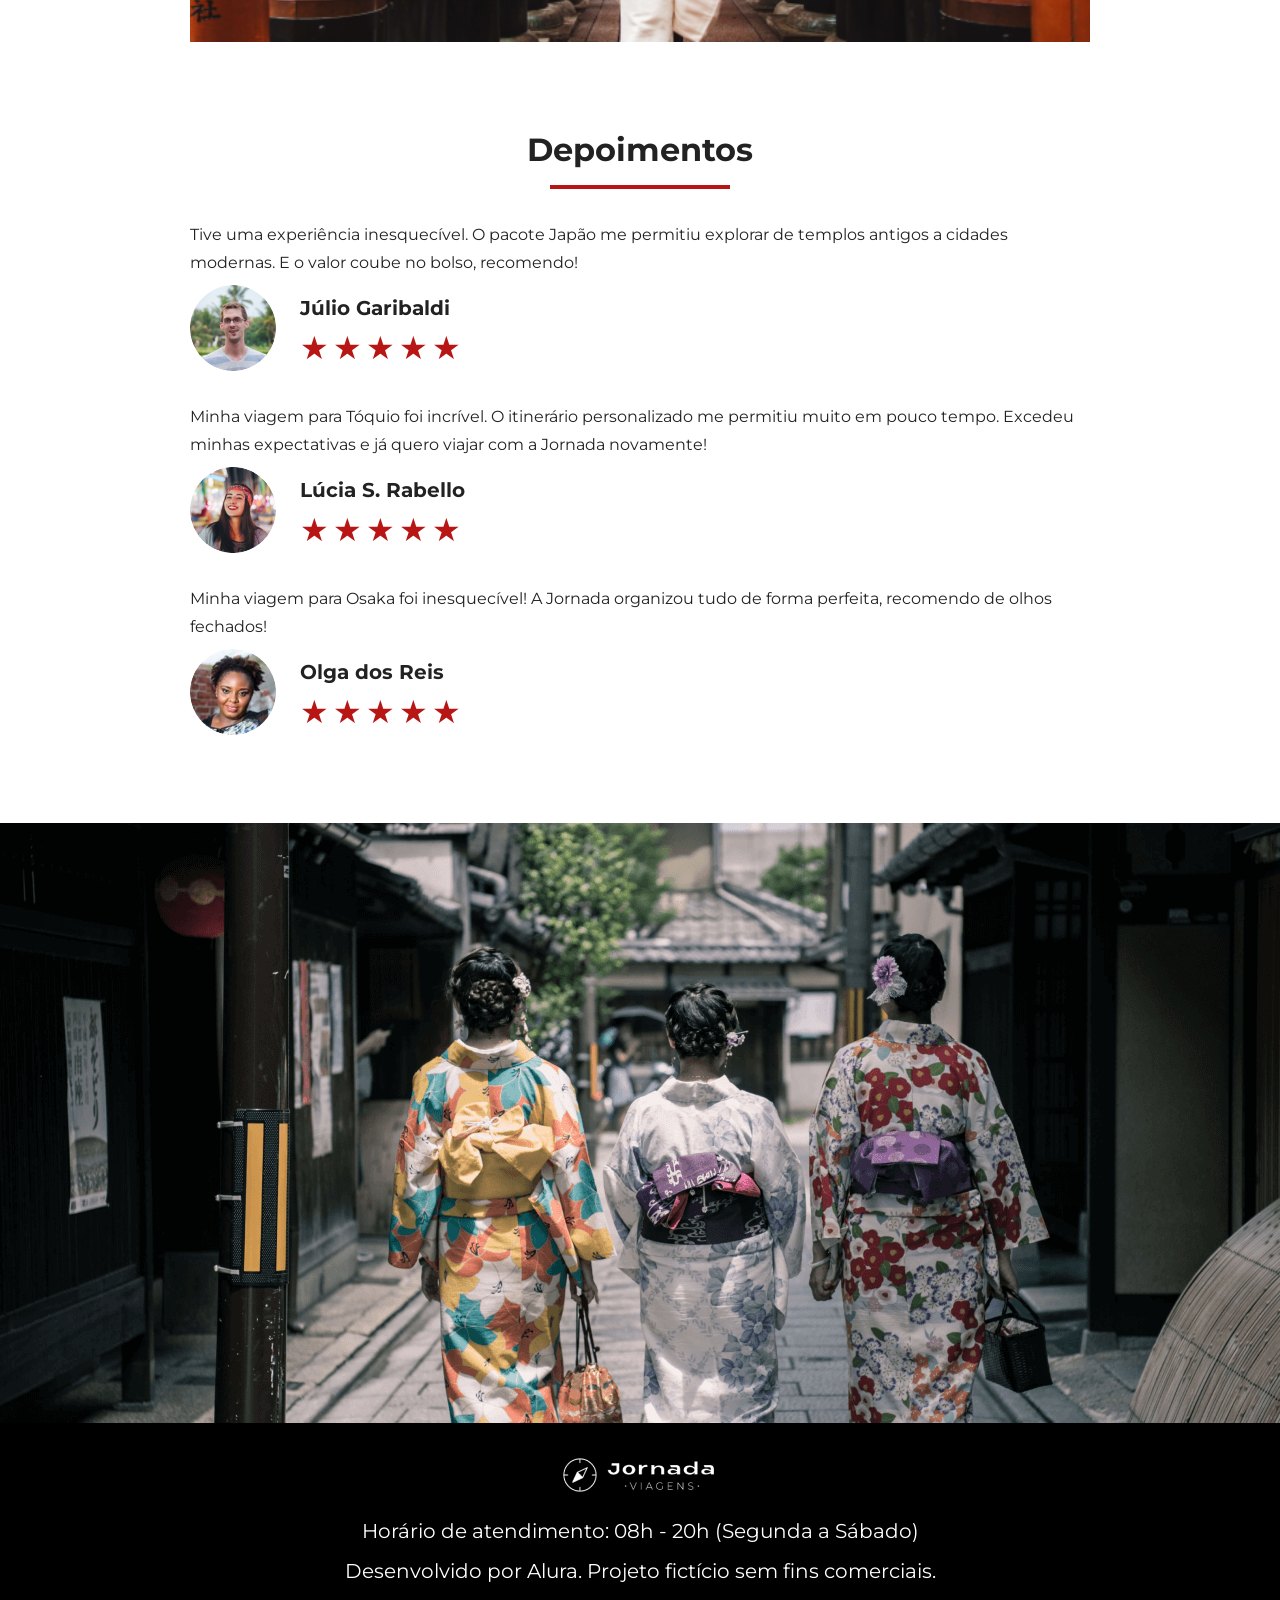
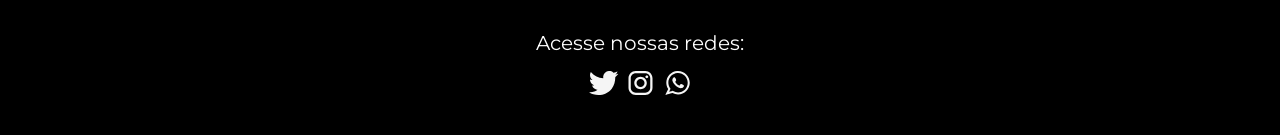
<file: Curso-alura/03-Responsividade-em-Layouts/jornada-viagens/pacotes-de-viagens.html>
<!DOCTYPE html>
<html lang="pt-BR">
  <head>
    <meta charset="UTF-8" />
    <meta name="viewport" content="width=device-width, initial-scale=1.0" />
    <meta
      name="description"
      content="Jornada Viagens,uma agência apaixonada por criar viagens inesquecíveis"
    />

    <meta name="og:title" content="Jornada Viagens" />
    <meta
      name="og:description"
      content="Jornada Viagens,uma agência apaixonada por criar viagens inesquecíveis"
    />
    <link rel="icon" href="favico.svg" type="xml/svg" />
    <link rel="stylesheet" href="./css/style.css" />

    <title>Jornada Viagens</title>
  </head>
  <body>
    <header class="main-header">
      <a class="logo" href="index.html" title="voltar para a página inicial">
        <img
          class="img-mobile"
          src="img/bussola-jornada-branco.png"
          alt="Bussola do logo Jornada Viagens na cor branca"
        />
        <img
          class="img-desktop"
          src="img/bussola-texto-jornada-branco.png"
          alt="Logo Jornada Viagens na cor branca"
        />
      </a>
      <div class="navigation-menu">
        <label for="menu">
          <img src="img/menu.png" alt="menu" />
        </label>
        <input type="checkbox" id="menu" hidden />
        <nav>
          <ul class="list-links">
            <li>
              <a href="blog.html" target="_blank" title="Acessar Blog">Blog</a>
            </li>
            <li>
              <a
                class="active"
                href="pacotes-de-viagens.html"
                target="_blank"
                title="Acessar Pacotes de viagem"
                >Pacotes de viagem</a
              >
            </li>
            <li>
              <a href="contato.html" target="_blank" title="Acessar Contato"
                >Contato</a
              >
            </li>
          </ul>
        </nav>
      </div>
    </header>
    <section class="travel-packages hero">
      <div class="hero-img">
        <div class="hero-content">
          <h1>Conheça o Japão!</h1>
          <hr />
          <p>
            A Jornada possui o pacote perfeito para seu estilo e orçamento!
            Conheça as belas paisagens e a cultura milenar deste belo país!
          </p>
        </div>
      </div>
    </section>

    <section class="travel-packages destinations">
      <div class="section-title">
        <h2>Destinos da Excursão</h2>
        <hr />
      </div>
      <div class="destination-items">
        <article class="item tokyo">
          <header>
            <div class="img-item"></div>
            <h3 class="content-title">Tokyo</h3>
          </header>
          <p class="content-text">
            Tóquio é uma cidade vibrante e cosmopolita, com seus templos
            históricos, museus de arte moderna e arranha-céus icônicos. Não
            perca a chance de mergulhar em sua atmosfera fascinante.
          </p>
          <footer>
            <a
              href="#"
              class="button"
              target="_blank"
              title="Veja mais detalhes do destino Tokyo"
              >Ver detalhes</a
            >
          </footer>
        </article>
        <article class="item osaka">
          <header>
            <div class="img-item"></div>
            <h3 class="content-title">Osaka</h3>
          </header>
          <p class="content-text">
            Osaka é uma cidade agitada e moderna no Japãos. A cidade é famosa
            por sua gastronomia deliciosa e por ser um excelente ponto de
            partida para explorar outras cidades japonesas próximas.
          </p>
          <footer>
            <a
              href="#"
              class="button"
              target="_blank"
              title="Veja mais detalhes do destino Osaka"
              >Ver detalhes</a
            >
          </footer>
        </article>
      </div>
    </section>
    <section class="travel-packages payments">
      <div class="section-title">
        <h2>Pagamento</h2>
        <hr />
      </div>
      <div class="content-container">
        <div class="text-content">
          <h3 class="content-title">R$4000</h3>
          <h3 class="content-title">Em até 12x</h3>

          <p class="content-text">
            Viaje pagando em até 12 parcelas no cartão, à vista no crédito com
            5% de desconto ou no Pix com 10% de desconto!
          </p>
        </div>
        <div class="image-gallery">
          <div class="image first"></div>
          <div class="image second"></div>
          <div class="image thirdy colspan-2"></div>
        </div>
      </div>
    </section>
    <section class="testimonials">
      <div class="section-title">
        <h2>Depoimentos</h2>
        <hr />
      </div>
      <div class="testimonial-container">
        <article>
          <header>
            <p>
              Tive uma experiência inesquecível. O pacote Japão me permitiu
              explorar de templos antigos a cidades modernas. E o valor coube no
              bolso, recomendo!
            </p>
          </header>
          <footer>
            <img
              src="img/travel-packages/avatar-julio.png"
              alt="imagem de perfil do cliente Júlio Garibaldi"
            />
            <div class="profile-content">
              <h3>Júlio Garibaldi</h3>
              <div class="rating">
                <span class="star">★</span>
                <span class="star">★</span>
                <span class="star">★</span>
                <span class="star">★</span>
                <span class="star">★</span>
              </div>
            </div>
          </footer>
        </article>
        <article>
          <header>
            <p>
              Minha viagem para Tóquio foi incrível. O itinerário personalizado
              me permitiu muito em pouco tempo. Excedeu minhas expectativas e já
              quero viajar com a Jornada novamente!
            </p>
          </header>
          <footer>
            <img
              src="img/travel-packages/avatar-lucia.png"
              alt="imagem de perfil da cliente Lúcia S. Rabello"
            />
            <div class="profile-content">
              <h3>Lúcia S. Rabello</h3>
              <div class="rating">
                <span class="star">★</span>
                <span class="star">★</span>
                <span class="star">★</span>
                <span class="star">★</span>
                <span class="star">★</span>
              </div>
            </div>
          </footer>
        </article>
        <article>
          <header>
            <p>
              Minha viagem para Osaka foi inesquecível! A Jornada organizou tudo
              de forma perfeita, recomendo de olhos fechados!
            </p>
          </header>
          <footer>
            <img
              src="img/travel-packages/avatar-olga.png"
              alt="imagem de perfil da cliente Olga dos Reis"
            />
            <div class="profile-content">
              <h3>Olga dos Reis</h3>
              <div class="rating">
                <span class="star">★</span>
                <span class="star">★</span>
                <span class="star">★</span>
                <span class="star">★</span>
                <span class="star">★</span>
              </div>
            </div>
          </footer>
        </article>
      </div>
    </section>
    <section class="travel-packages bottom-hero">
      <div class="hero-img"></div>
    </section>
    <footer class="main-footer">
      <div class="footer-content">
        <img src="img/logo-footer.png" alt="logo completo Jornada Viagens" />
        <p>Horário de atendimento: 08h - 20h (Segunda a Sábado)</p>
        <p>Desenvolvido por Alura. Projeto fictício sem fins comerciais.</p>
      </div>
      <div class="footer-social">
        <p>Acesse nossas redes:</p>

        <a href="#" target="_blank" title="Acesse o Twitter do Jornada Viagens"
          ><img
            src="img/icone-twitter.svg"
            alt="icone do Twitter na cor branca"
        /></a>

        <a
          href="#"
          target="_blank"
          title="Acesse o Instagram do Jornada Viagens"
          ><img
            src="img/icone-instagram.svg"
            alt="icone do Instagram na cor branca"
        /></a>

        <a href="#" target="_blank" title="Entre em contato através do whatsapp"
          ><img
            src="img/icone-whatsapp.svg"
            alt="icone do whatsapp na cor branca"
        /></a>
      </div>
    </footer>
  </body>
</html>
</file>
<file: Curso-alura/01-HTML-CSS-Ambiente-Estrutura-Estilo/tecboard/css/style.css>
@font-face {
    font-family: "Unbounded";
    src: url("../fonts/Unbounded-Bold.ttf")format("truetype");
    font-weight: 700;
    font-style: normal;
    font-display: swap;
}
@font-face {
    font-family: "Poppins";
    src: url("../fonts/Poppins-Regular.ttf") format("truetype");
    font-weight: 400;
    font-style: normal;
    font-display: swap;
}


* {
    padding: 0;
    margin: 0;
}

body {
    background-color: #0E1014;
    color: #FFFFFF;
}

header img {
    display: block;
    margin-top: 75px 0 0 360px;
}

h1 {
    font-size: 70px;
    font-family: "Unbounded", sans-serif;
    text-align: center;
    margin-top: 60px;
}

p {
    font-family: "Poppins", sans-serif;
    font-size: 24px;
    text-align: center;
    margin: 24px auto 0;
    width: 792px;

}

h1 strong {
    color: #9747FF;
}

a {
    font-family:"Poppins", Arial, Helvetica, sans-serif;
    color: #FFFFFF;
    font-size: 24px;
    text-decoration: none;
    background-color: #9747FF;
    display: block;
    width: 340px;
    height: 66px;
    text-align: center;
    line-height: 66px;
    border-radius: 36px;
    margin: 40px auto;
}

a:hover {
    color: #8233E8;
}

section img{
    display: block;
    width: 792px;
    height: 446;
    margin: 0 auto;
}

@media(max-width: 768px) {

    header img{
        margin: 65px 0 0 60px;
    }

    p {
        width: 648px;
    }

}

@media (max-width: 375px) {

    header img {
        margin: 32px 0 0 16px;
    }

    h1 {
        font-size: 40px;
    }

    p{
        font-size: 20px;
        width: 340px;
    }
    a{
        font-size: 20px;
        width: 251px;
    }
    section img {
        width: 340px;
        height: 230px;
    }
}
</file>
<file: Curso-alura/02-Formularios_SEO_Acessibilidade/pesquisa-culturama/css/style.css>
body, img, h1, p, fieldset, legend, label, input, select, textarea, button {
    margin: 0;
    padding: 0;
    box-sizing: border-box;
}

body{
    background-color: #f9f9f9;
    padding: 20px;
    max-width: 700px;
    margin: 0 auto;
    font-family: "Work Sans", sans-serif;
}

header{
    text-align: center;
    margin-bottom: 20px;
}

img{
    width: 95px;
}

h1{
    font-family: "Fjalla One", sans-serif;
}

form{
    background-color: white;
    padding: 20px;
    border-radius: 10px;
}

fieldset{
    padding: 15px;
    border: 1px solid #ccc;
    border-radius: 5px;
    margin-bottom: 15px;
}
legend{
    font-weight: bold;
    padding: 0 10px;
}

p{
    margin-bottom: 15px
}

input, select, textarea{
    width: 100%;
    padding:10px;
    margin-bottom: 20px;
    border: 1px solid #ccc;
    border-radius: 5px;
}

textarea{
    min-height: 100px;
}

input[type="radio"], 
input[type="checkbox"]{
    width: auto;
}

input[type="color"]{
    width: 40px;
    padding: 0px 5px;
}

label{
    margin-bottom: 5px;
    display: inline-block
}

input[type="tel"],
input[type="file"] {
    margin-bottom: 0;
}

small {
    margin-bottom: 20px;
    display: inline-block;
}

input[type="tel"], 
input[type="file"]{
    margin-bottom: 0;
}

small{
    margin-bottom: 20px;
    display: inline-block;
}

input:focus{
    border-color: cornflowerblue;
    outline: none;
}

input:valid{
    border-color: green;
}
input:invalid{
    border-color: red;
}

button{
    width: 100px;
    height: 30px;
    margin-right: 10px;
    background-color: #fff;
    border: 1px solid #ccc;    
    cursor: pointer;
}

button[type="submit"]:hover{
    background-color: green;
    color: #fff;
}
button[type="reset"]:hover{
    background-color: orangered;
    color: #fff;
}
</file>
<file: Curso-alura/03-Responsividade-em-Layouts/jornada-viagens/css/style.css>
@import url(global.css);
@import url(header.css);
@import url(hero.css);
@import url(offers.css);
@import url(categories.css);
@import url(destinations.css);
@import url(payments.css);
@import url(testimonials.css);
@import url(footer.css);
</file>
<file: Curso-alura/04-HTML-CSS-Responsividade-mobile-first/alura-books/styles.css>
@import url("styles/header.css");
@import url("styles/banner.css");
@import url("styles/carrossel.css");
@import url("styles/topicos.css");
@import url("styles/contato.css");
@import url("styles/rodapé.css");

:root {
    --cor-de-fundo: #EBECEE;
    --branco: #FFFFFF;
    --laranja: #EB9B00;
    --azul-degrade: linear-gradient(97.54deg, #002F52 35.49%, #326589 165.37%);
    --fonte-principal: "Poppins";
    --azul: #002F52;
    --fonte-secundario: "Josefin Sans";
    --preto: #000000;
    --cinza: #474646;
    --cinza-claro: #858585;
}

body {
    background-color: var(--cor-de-fundo);
    font-family: var(--fonte-principal);
    font-size: 16px;
    font-weight: 400;
}
</file>
